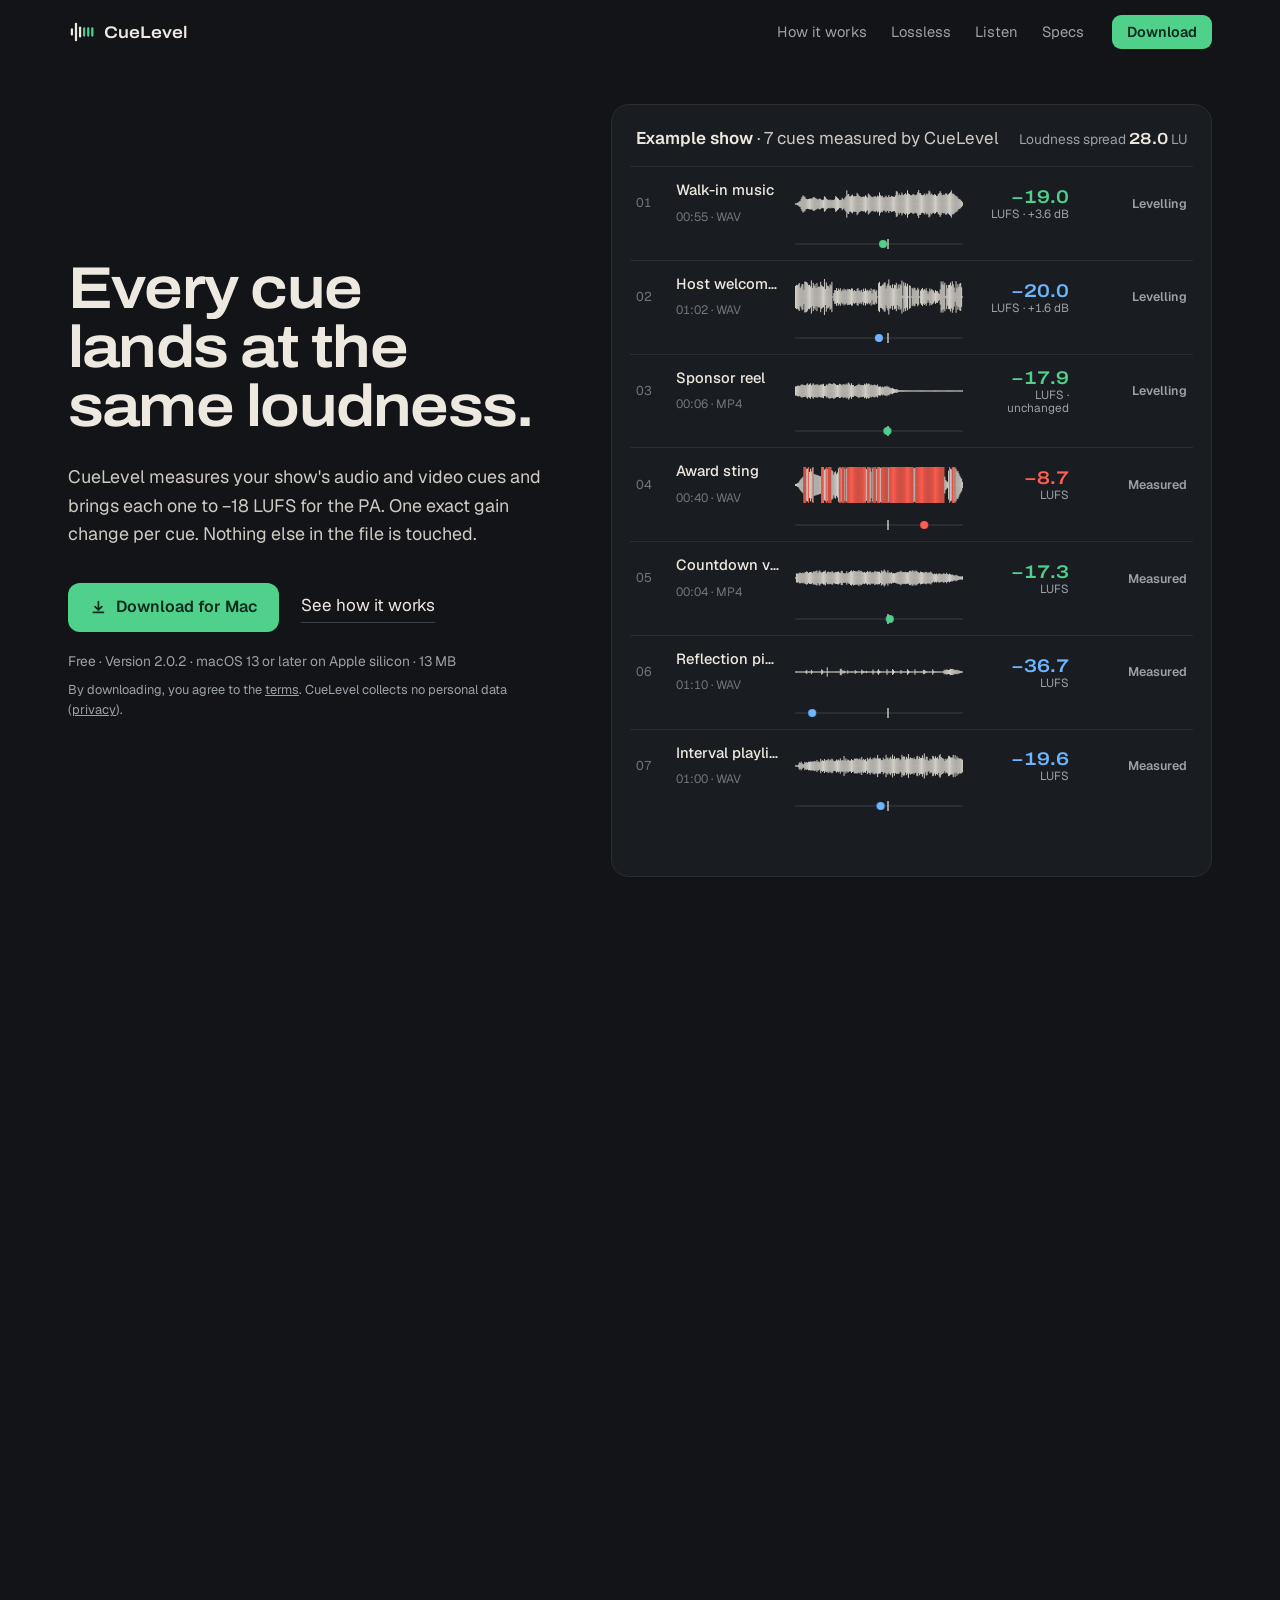
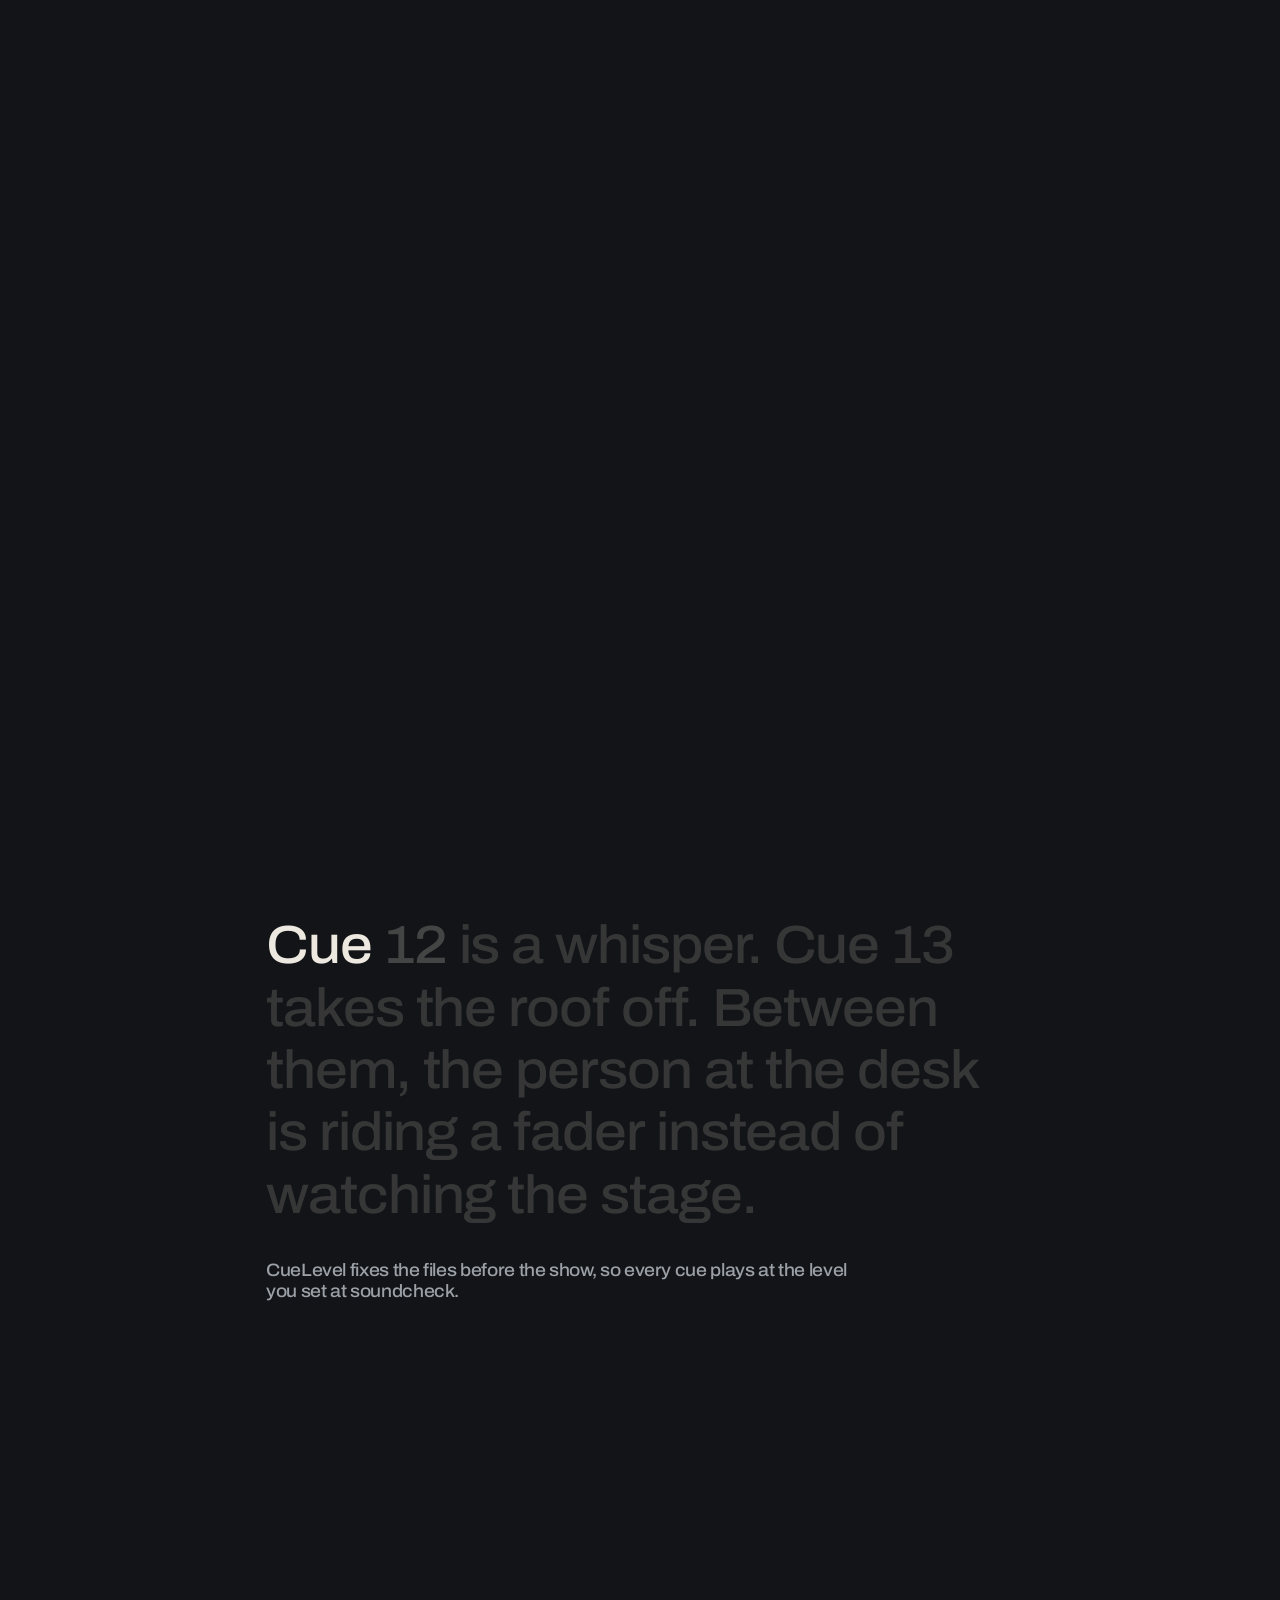
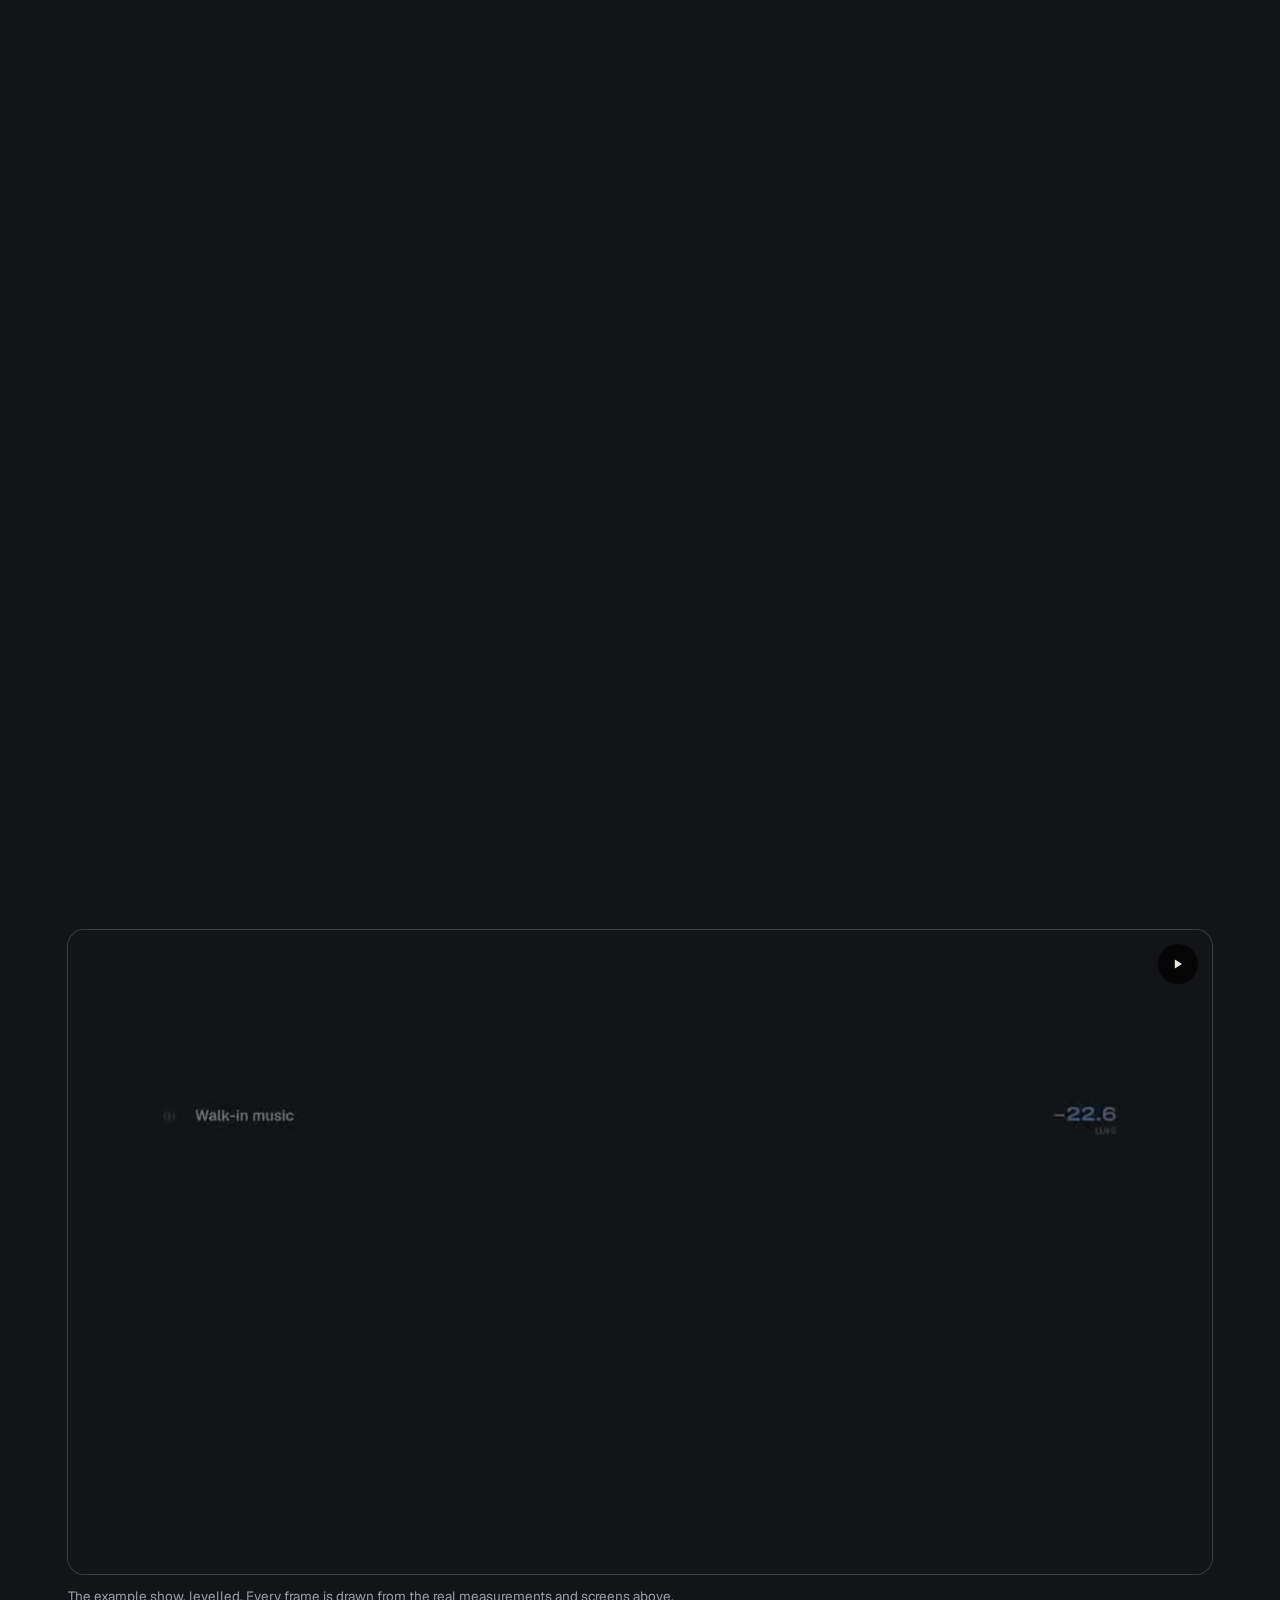
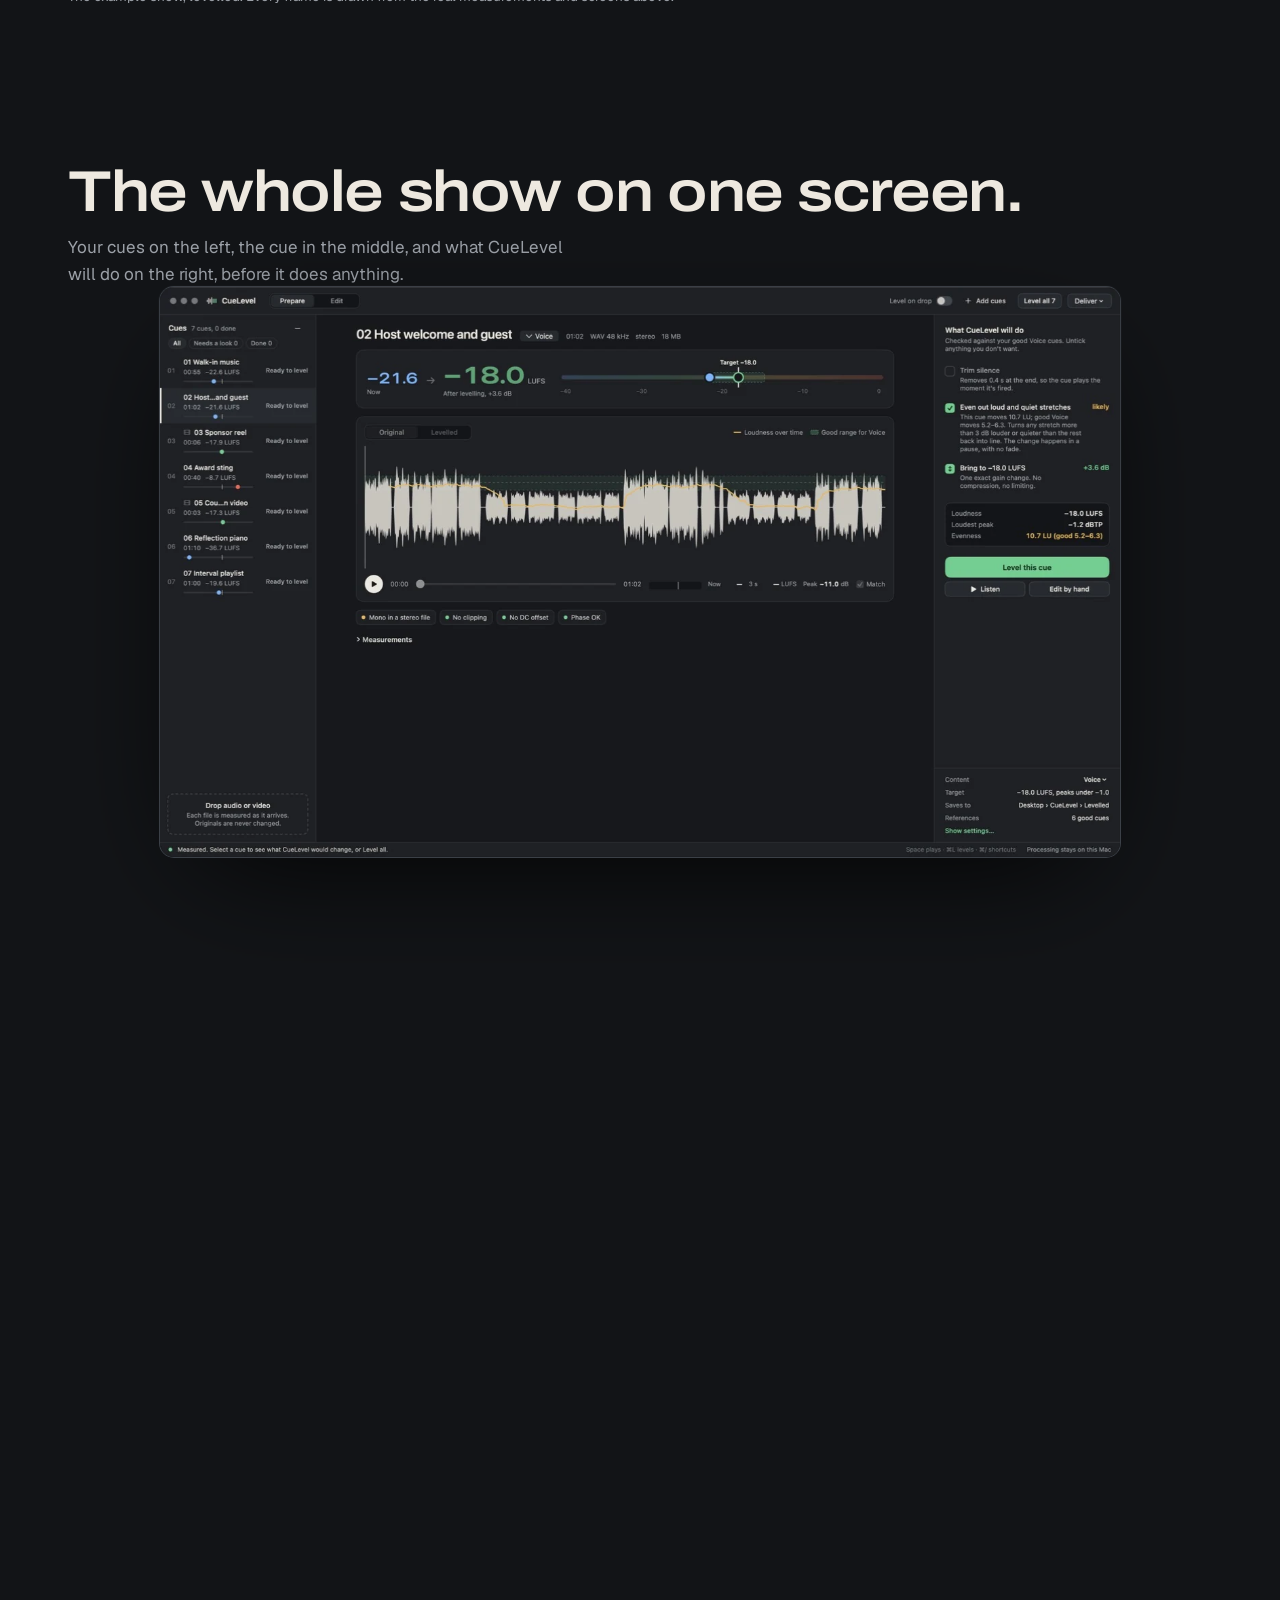
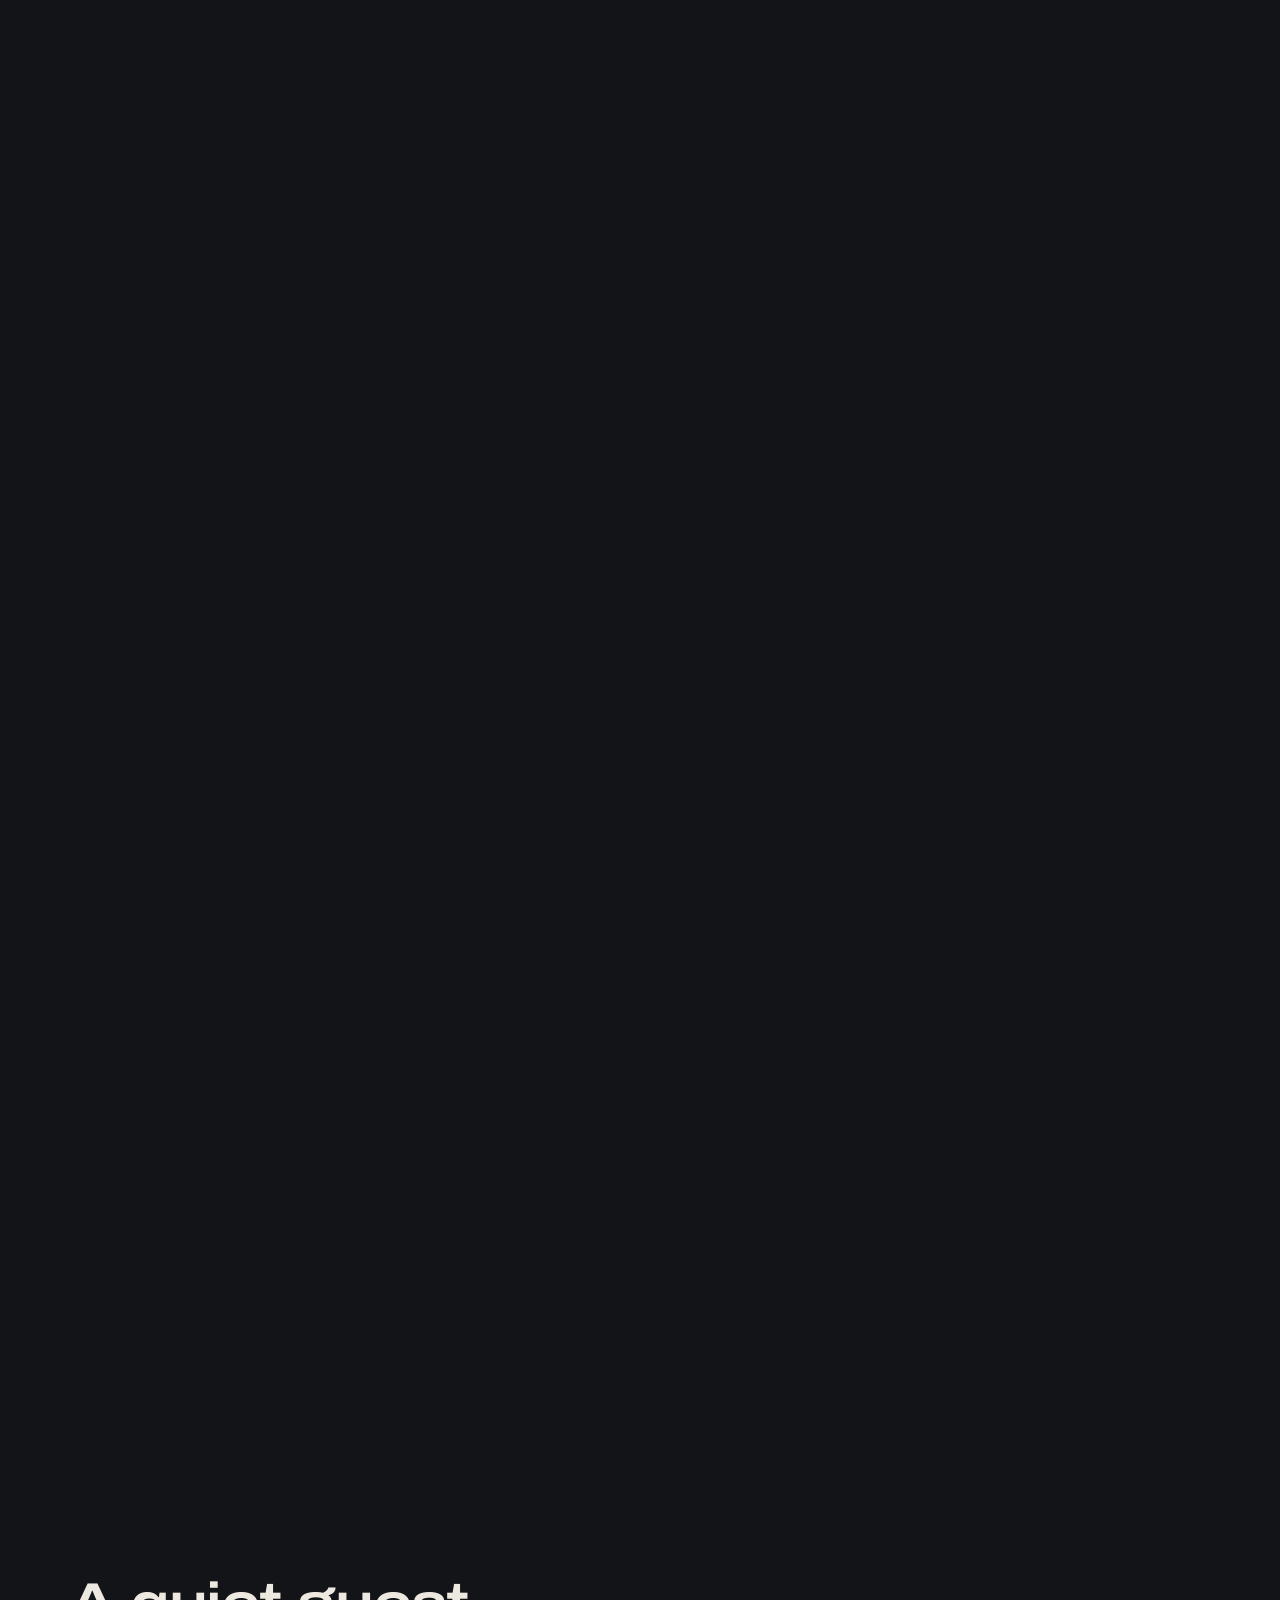
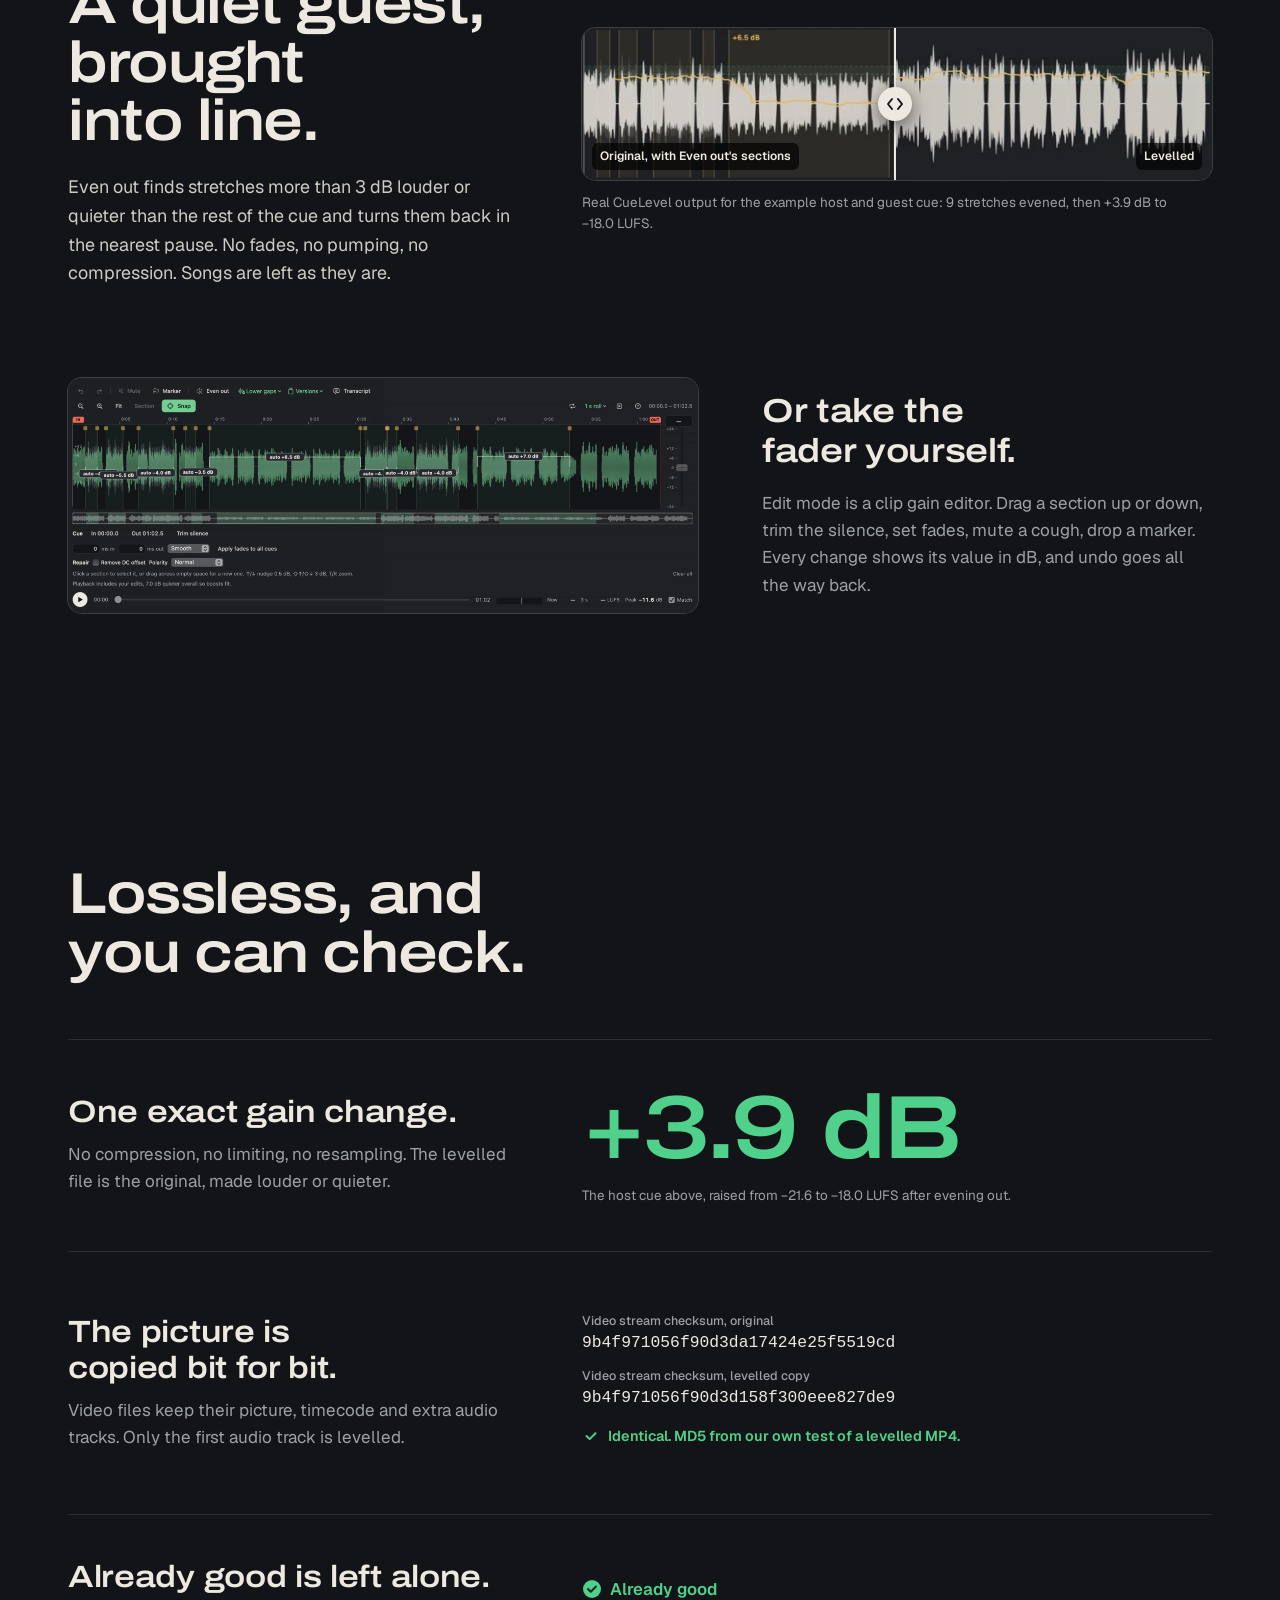
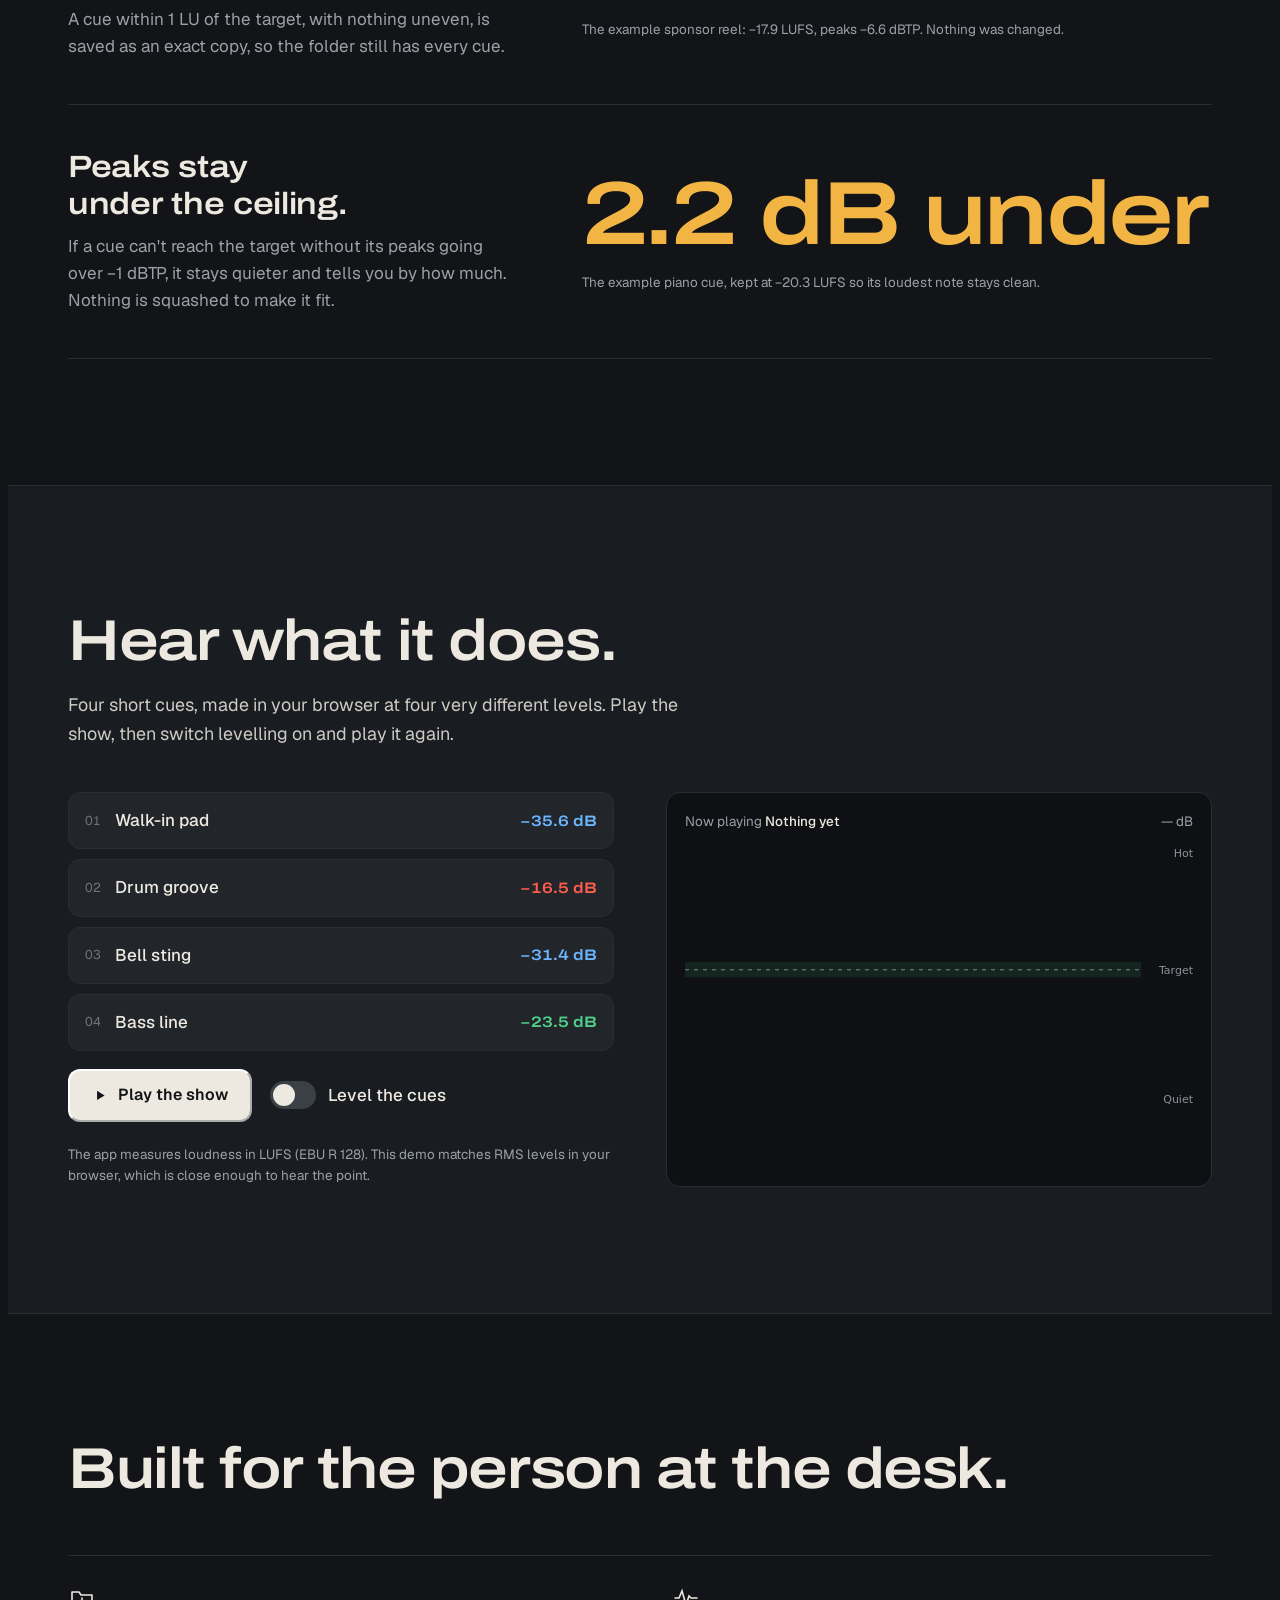
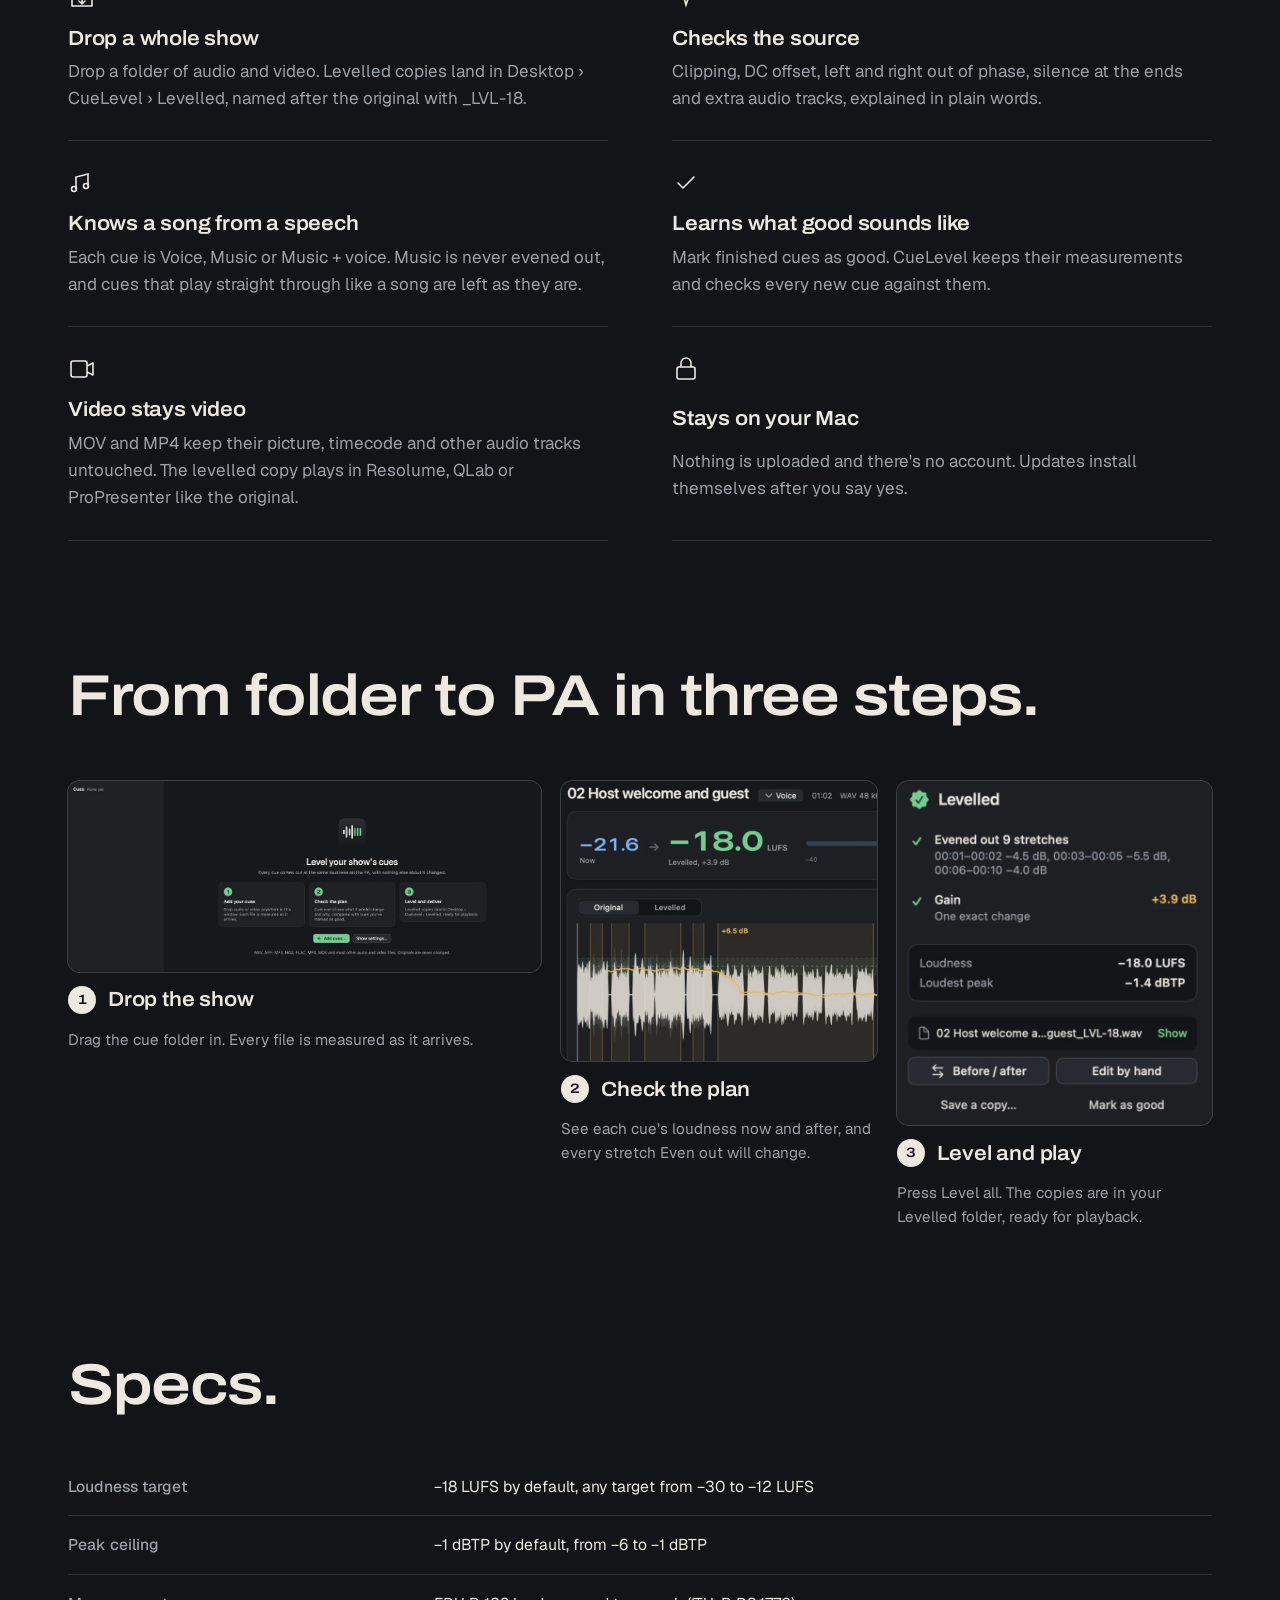
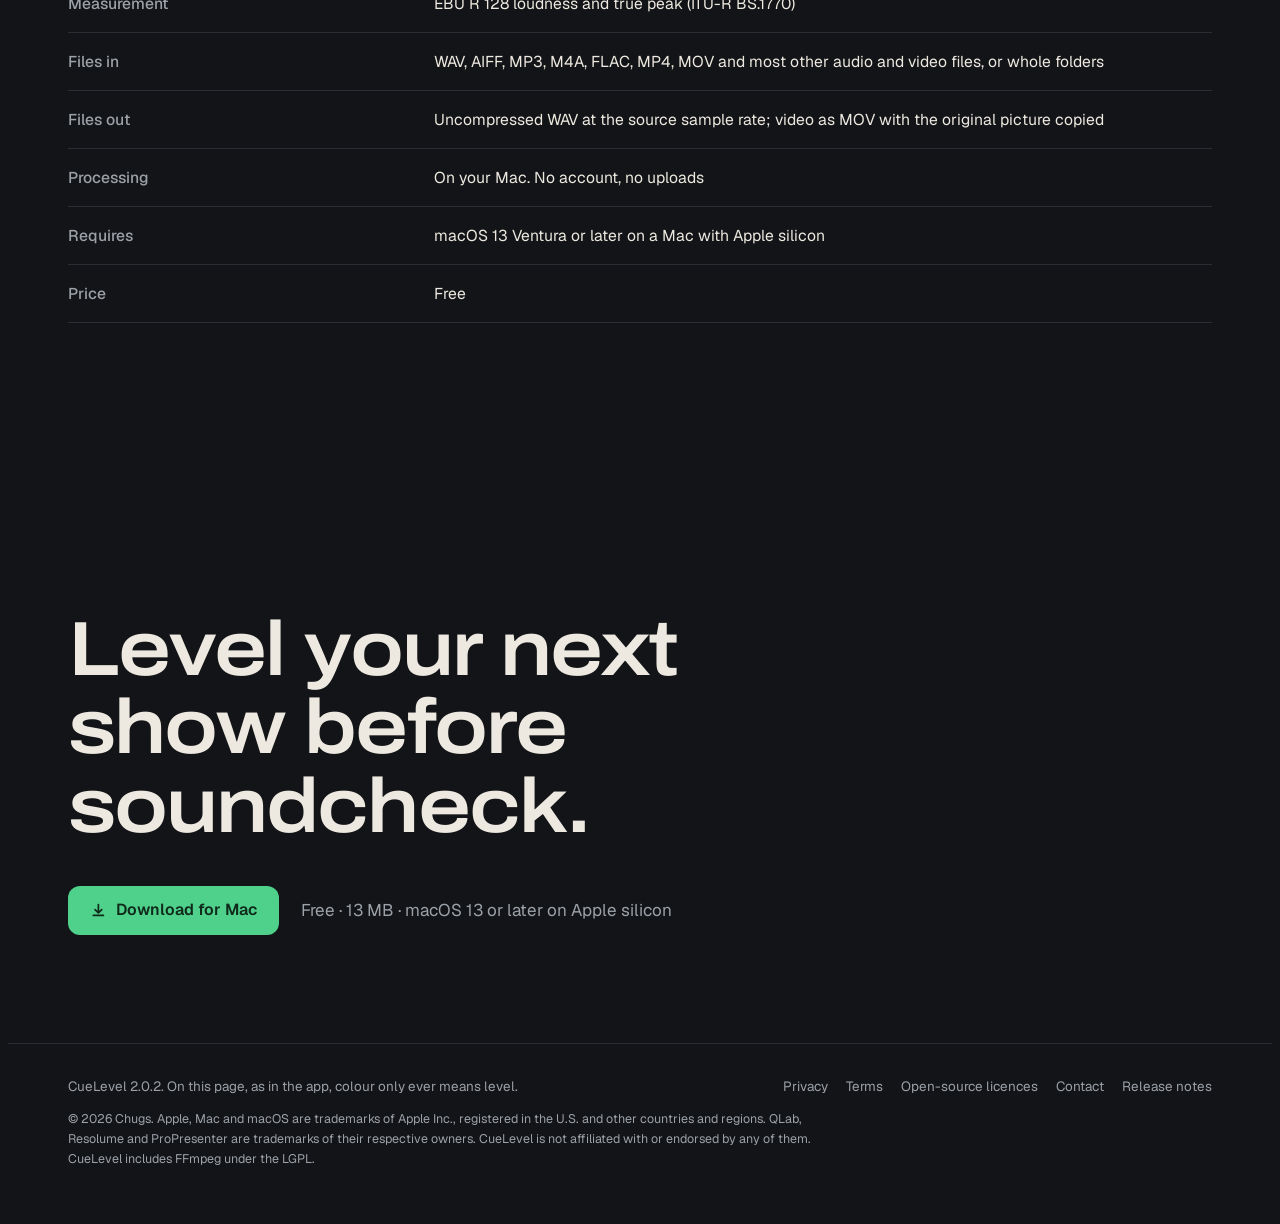
<file: docs/index.html>
<!doctype html>
<html lang="en">
<head>
<meta charset="utf-8">
<meta name="viewport" content="width=device-width, initial-scale=1">
<meta name="theme-color" content="#121417">
<link rel="icon" type="image/png" sizes="32x32" href="favicon-32.png">
<link rel="apple-touch-icon" href="apple-touch-icon.png">
<link rel="canonical" href="https://cuelevel.com/">
<meta property="og:type" content="website">
<meta property="og:site_name" content="CueLevel">
<meta property="og:title" content="CueLevel for Mac">
<meta property="og:description" content="Every cue in your show at one loudness for the PA. Lossless, on your Mac.">
<meta property="og:url" content="https://cuelevel.com/">
<meta property="og:image" content="https://cuelevel.com/og.png">
<meta property="og:image:width" content="1200">
<meta property="og:image:height" content="630">
<meta name="twitter:card" content="summary_large_image">
<title>CueLevel for Mac</title>
<meta name="description" content="CueLevel levels a show's audio and video cues to one loudness for the PA, losslessly, on your Mac.">
<link rel="preload" href="fonts/archivo.woff" as="font" type="font/woff" crossorigin>
<style>
@font-face{font-family:"Archivo";src:url(fonts/archivo.woff) format("woff");font-weight:100 900;font-stretch:62% 125%;font-display:swap}
@font-face{font-family:"Geist";src:url(fonts/geist.woff) format("woff");font-weight:100 900;font-display:swap}
</style>
<style>
/* Layout concept: one long graphite stage. The page behaves like CueLevel's own meter: colour only ever means level
   (blue quiet, green on target, amber changed, red hot). Sticky scroll scenes level a real example show. */
:root{
  color-scheme: dark;
  --bg:#121417; --panel:#191C20; --raised:#22262B; --field:#0E1013;
  --line:#2A2E34; --line2:#3B4047;
  --bone:#EEE9E0; --text:#CFCBC4; --muted:#9CA1A8; --dim:#70757C;
  --quiet:#6CB6FF; --good:#4FD18B; --changed:#F2B544; --hot:#FF5D4E; --onGood:#0F2A1B;
  --display:"Archivo","Helvetica Neue",Arial,sans-serif;
  --body:"Geist",-apple-system,BlinkMacSystemFont,"Segoe UI",system-ui,sans-serif;
  --ease-out:cubic-bezier(.22,1,.36,1); --ease-ui:cubic-bezier(.2,0,0,1);
  --gutter:clamp(16px,4vw,48px); --max:1240px;
}
*{box-sizing:border-box}
html{scroll-behavior:auto}
body{background:var(--bg);color:var(--text);font:400 17px/1.6 var(--body);-webkit-font-smoothing:antialiased;overflow-x:clip}
a{color:inherit}
img{display:block;max-width:100%;height:auto}
.wrap{max-width:var(--max);margin-inline:auto;padding-inline:var(--gutter)}
h1,h2,h3{font-family:var(--display);color:var(--bone);font-weight:600;margin:0;text-wrap:balance;font-stretch:118%}
h2{font-size:clamp(2rem,4.6vw,3.6rem);line-height:1.02;letter-spacing:-.025em}
h3{font-size:clamp(1.15rem,1.6vw,1.35rem);line-height:1.2;letter-spacing:-.01em;font-stretch:108%}
p{margin:0}
.lede{font-size:clamp(1.05rem,1.4vw,1.25rem);color:var(--text);max-width:36em}
.muted{color:var(--muted)}
.num{font-variant-numeric:tabular-nums}
:focus-visible{outline:2px solid var(--good);outline-offset:3px;border-radius:6px}

/* Buttons */
.btn{display:inline-flex;align-items:center;gap:.6em;font:600 1rem/1 var(--body);text-decoration:none;border-radius:12px;padding:1rem 1.35rem;transition:transform .12s var(--ease-ui),background .2s var(--ease-ui)}
.btn-primary{background:var(--good);color:var(--onGood)}
.btn-primary:hover{background:#63DB9A}
.btn-primary:active{transform:scale(.97)}
.btn svg{width:1.05em;height:1.05em}
.link{color:var(--bone);text-decoration:none;border-bottom:1px solid var(--line2);padding-bottom:2px;transition:border-color .2s}
.link:hover{border-color:var(--bone)}

/* Nav */
.nav{position:fixed;inset:0 0 auto 0;z-index:50;padding-top:env(safe-area-inset-top,0px);transition:background .3s,border-color .3s;border-bottom:1px solid transparent}
.nav.solid{background:color-mix(in srgb,var(--bg) 82%,transparent);backdrop-filter:blur(14px);-webkit-backdrop-filter:blur(14px);border-color:var(--line)}
.nav .wrap{display:flex;align-items:center;gap:28px;height:64px}
.brand{display:flex;align-items:center;gap:10px;text-decoration:none;color:var(--bone);font:600 1.05rem var(--display);font-stretch:112%}
.brand svg{width:26px;height:26px}
.nav nav{display:flex;gap:24px;margin-left:auto;font-size:.92rem}
.nav nav a{text-decoration:none;color:var(--muted);transition:color .2s}
.nav nav a:hover{color:var(--bone)}
.nav .btn{padding:.6rem .95rem;font-size:.9rem;border-radius:9px}
@media (max-width:820px){.nav nav{display:none}.nav .btn{margin-left:auto}}

/* Hero (sticky levelling scene) */
.hero{position:relative;height:250vh}
.hero .stage{position:sticky;top:0;min-height:100svh;display:grid;align-items:center;padding-block:96px 40px}
.hero-grid{display:grid;grid-template-columns:minmax(0,5.4fr) minmax(0,6.6fr);gap:clamp(28px,4vw,64px);align-items:center}
.hero-copy{container-type:inline-size;min-width:0}
.hero h1{font-size:clamp(2.2rem,4.7vw,4.7rem);font-size:min(4.7rem,12cqi);line-height:.96;letter-spacing:-.03em;font-stretch:112%;font-weight:640}
.hero h1 .line{display:block;overflow:hidden;padding-bottom:.04em;white-space:nowrap}
.hero h1 .line>span{display:block}
.hero .lede{margin-top:26px}
.cta-row{display:flex;flex-wrap:wrap;align-items:center;gap:22px;margin-top:34px}
.meta{margin-top:18px;font-size:.86rem;color:var(--muted)}
.show{background:var(--panel);border:1px solid var(--line);border-radius:18px;padding:18px 18px 12px;min-width:0}
.show-head{display:flex;flex-wrap:wrap;align-items:baseline;justify-content:space-between;gap:6px 18px;padding:2px 6px 14px;border-bottom:1px solid var(--line)}
.show-head b{color:var(--bone);font-weight:600}
.spread{font-size:.86rem;color:var(--muted)}
.spread .v{font:600 1rem var(--display);font-stretch:118%;color:var(--bone)}
.cues{list-style:none;margin:0;padding:0}
.cue{display:grid;grid-template-columns:26px minmax(0,1.25fr) minmax(0,2fr) 92px 104px;align-items:center;gap:14px;padding:11px 6px;border-bottom:1px solid var(--line)}
.cue:last-child{border-bottom:0}
.cue .n{color:var(--dim);font-size:.8rem}
.cue .nm{min-width:0}
.cue .nm b{display:block;color:var(--bone);font-weight:500;font-size:.92rem;white-space:nowrap;overflow:hidden;text-overflow:ellipsis}
.cue .nm span{font-size:.76rem;color:var(--dim)}
.cue canvas{width:100%;height:38px;display:block}
.read{text-align:right;line-height:1.1}
.read b{font:600 1.15rem var(--display);font-stretch:118%;color:var(--bone);font-variant-numeric:tabular-nums}
.read .d{display:block;font-size:.74rem;color:var(--muted);font-variant-numeric:tabular-nums}
.track{grid-column:3;grid-row:2;position:relative;height:10px;margin-top:-4px}
.track::before{content:"";position:absolute;inset:4px 0;border-radius:2px;background:var(--line)}
.track .tgt{position:absolute;top:0;bottom:0;width:2px;background:var(--bone);opacity:.6;left:55%}
.track .dot{position:absolute;top:1px;left:0;width:8px;height:8px;border-radius:50%;background:var(--quiet);will-change:transform}
.state{font-size:.78rem;font-weight:600;text-align:right;color:var(--muted);white-space:nowrap}
.state.good{color:var(--good)} .state.changed{color:var(--changed)}
.hint{display:flex;align-items:center;gap:10px;margin-top:16px;font-size:.84rem;color:var(--muted);transition:opacity .4s}
.hint i{display:block;width:1px;height:26px;background:linear-gradient(var(--muted),transparent)}
@media (max-width:980px){
  .hero{height:auto}
  .hero .stage{position:relative;min-height:0;padding-block:110px 56px}
  .hero-grid{grid-template-columns:1fr}
  .hint{display:none}
}
@media (max-width:560px){
  .cue{grid-template-columns:22px minmax(0,1fr) 86px;gap:10px}
  .cue canvas{grid-column:2 / 4;grid-row:2}
  .cue .state{display:none}
  .track{display:none}
}

/* Words that light up */
.words{height:200vh;position:relative}
.words .stage{position:sticky;top:0;min-height:100svh;display:grid;align-items:center}
.words p{font:500 clamp(1.8rem,4.2vw,3.5rem)/1.16 var(--display);font-stretch:108%;letter-spacing:-.02em;color:var(--bone);max-width:22ch}
.words .w{opacity:.16;transition:opacity .25s linear}
.words .follow{margin-top:34px;font-size:clamp(1.05rem,1.4vw,1.25rem);color:var(--muted);max-width:34em}

/* App reveal */
.app{height:330vh;position:relative}
.app .stage{position:sticky;top:0;height:100svh;display:grid;grid-template-rows:auto 1fr auto;align-content:center;gap:18px;padding-block:84px 28px;overflow:hidden}
.app-head{display:flex;flex-wrap:wrap;justify-content:space-between;align-items:end;gap:12px 40px}
.app-head p{max-width:30em;color:var(--muted)}
.screen-wrap{perspective:1600px;display:grid;place-items:center;min-height:0}
.screen{position:relative;width:min(100%,calc((100svh - 330px) * 1.684));aspect-ratio:1415/840;border-radius:14px;overflow:hidden;box-shadow:0 0 0 1px var(--line2),0 40px 120px -40px #000;transform-origin:50% 0;will-change:transform}
.screen img{width:100%;height:100%}
.screen svg{position:absolute;inset:0;width:100%;height:100%}
.callouts{position:relative;min-height:5.6em;width:100%}
.app .stage>.wrap{width:100%}
.callout{position:absolute;inset:0 auto auto 0;width:min(100%,44em);display:grid;grid-template-columns:auto 1fr;gap:4px 14px;opacity:0;transform:translateY(10px);filter:blur(6px);transition:opacity .35s var(--ease-out),transform .45s var(--ease-out),filter .35s}
.callout.on{opacity:1;transform:none;filter:none}
.callout .k{grid-row:span 2;font:600 .8rem var(--display);font-stretch:118%;color:var(--bg);background:var(--bone);border-radius:50%;width:26px;height:26px;display:grid;place-items:center;margin-top:3px}
.callout h3{font-size:1.25rem}
.callout p{color:var(--muted);font-size:.98rem}
@media (max-width:980px){
  .app{height:auto}
  .app .stage{position:relative;height:auto;padding-block:72px}
  .screen{width:100%;transform:none!important}
  .screen svg{display:none}
  .callouts{min-height:0;display:grid;gap:22px}
  .callout{position:relative;opacity:1;transform:none;filter:none}
}

/* Even out */
.section{padding-block:clamp(96px,14vh,160px)}
.split{display:grid;grid-template-columns:minmax(0,5fr) minmax(0,7fr);gap:clamp(28px,5vw,80px);align-items:center}
.split .copy{display:grid;gap:22px}
.compare{position:relative;border-radius:14px;overflow:hidden;box-shadow:0 0 0 1px var(--line2);background:var(--panel);aspect-ratio:772/186;touch-action:pan-y}
.compare img{position:absolute;inset:0;width:100%;height:100%;object-fit:cover}
.compare .after{clip-path:inset(0 0 0 var(--cut,50%))}
.compare .bar{position:absolute;top:0;bottom:0;left:var(--cut,50%);width:2px;background:var(--bone);transform:translateX(-1px)}
.compare .bar::after{content:"";position:absolute;top:50%;left:50%;width:34px;height:34px;margin:-17px 0 0 -17px;border-radius:50%;background:var(--bone);box-shadow:0 6px 18px #0008}
.compare .bar svg{position:absolute;top:50%;left:50%;width:18px;height:18px;margin:-9px 0 0 -9px;z-index:1;color:var(--bg)}
.compare input{position:absolute;inset:0;width:100%;height:100%;opacity:0;cursor:ew-resize;margin:0}
.compare .tag{position:absolute;bottom:10px;font-size:.75rem;font-weight:600;padding:4px 8px;border-radius:6px;background:#000a;color:var(--bone)}
.compare .tag.l{left:10px}.compare .tag.r{right:10px}
.cap{margin-top:12px;font-size:.84rem;color:var(--muted)}
.editor{margin-top:clamp(64px,10vh,110px);display:grid;grid-template-columns:minmax(0,7fr) minmax(0,5fr);gap:clamp(28px,5vw,80px);align-items:center}
.editor figure{margin:0;border-radius:14px;overflow:hidden;box-shadow:0 0 0 1px var(--line2)}
.editor figure img{width:100%}
@media (max-width:900px){.split,.editor{grid-template-columns:1fr}.editor figure{order:2}}

/* Proof rows */
.rows{margin-top:56px;border-top:1px solid var(--line)}
.row{display:grid;grid-template-columns:minmax(0,5fr) minmax(0,7fr);gap:clamp(24px,5vw,80px);padding-block:44px;border-bottom:1px solid var(--line);align-items:center}
.row h3{font-size:clamp(1.4rem,2.4vw,2rem);font-stretch:116%}
.row .why{margin-top:10px;color:var(--muted);max-width:30em}
.big{font:600 clamp(3rem,7vw,6rem)/1 var(--display);font-stretch:124%;letter-spacing:-.03em;color:var(--good);font-variant-numeric:tabular-nums}
.hash{font:500 clamp(.8rem,1.35vw,1.02rem)/1.5 ui-monospace,"SF Mono",Menlo,monospace;color:var(--bone);word-break:break-all}
.hash dt{font:500 .78rem var(--body);color:var(--muted);margin-top:12px}
.hash dt:first-child{margin-top:0}
.hash dd{margin:2px 0 0}
.hash .match{display:inline-flex;align-items:center;gap:8px;margin-top:16px;font:600 .9rem var(--body);color:var(--good)}
.pill{display:inline-flex;align-items:center;gap:8px;font:600 1.05rem var(--body);color:var(--good)}
.pill svg{width:20px;height:20px}
@media (max-width:860px){.row{grid-template-columns:1fr}}

/* Listen */
.listen{background:var(--panel);border-block:1px solid var(--line)}
.player{margin-top:44px;display:grid;grid-template-columns:minmax(0,1fr) minmax(0,1fr);gap:clamp(20px,4vw,56px);align-items:stretch}
.deck{display:grid;gap:10px;align-content:start}
.track-chip{display:grid;grid-template-columns:auto 1fr auto;align-items:center;gap:14px;padding:14px 16px;border-radius:12px;background:var(--raised);border:1px solid var(--line);transition:border-color .2s,background .2s}
.track-chip.now{border-color:var(--bone)}
.track-chip .ix{font-size:.8rem;color:var(--dim);font-variant-numeric:tabular-nums}
.track-chip b{color:var(--bone);font-weight:500}
.track-chip .lv{font:600 .95rem var(--display);font-stretch:118%;font-variant-numeric:tabular-nums}
.controls{display:flex;flex-wrap:wrap;gap:18px;align-items:center;margin-top:8px}
.btn-ghost{background:var(--bone);color:var(--bg)}
.btn-ghost:hover{background:#fff}
.switch{display:inline-flex;align-items:center;gap:12px;cursor:pointer;font-weight:500;color:var(--bone);user-select:none}
.switch input{position:absolute;opacity:0;width:1px;height:1px}
.switch .t{width:46px;height:28px;border-radius:999px;background:var(--line2);position:relative;transition:background .2s}
.switch .t::after{content:"";position:absolute;top:3px;left:3px;width:22px;height:22px;border-radius:50%;background:var(--bone);transition:transform .25s var(--ease-out)}
.switch input:checked+.t{background:var(--good)}
.switch input:checked+.t::after{transform:translateX(18px);background:var(--onGood)}
.switch input:focus-visible+.t{outline:2px solid var(--good);outline-offset:3px}
.scope{background:var(--field);border:1px solid var(--line);border-radius:14px;padding:18px;display:grid;grid-template-rows:auto auto;gap:12px;align-content:start}
.scope .plot{position:relative;height:clamp(180px,26vw,260px)}
.scope canvas{position:absolute;inset:0;width:100%;height:100%;display:block}
.scope .lbl{display:flex;justify-content:space-between;font-size:.84rem;color:var(--muted)}
.scope .lbl b{color:var(--bone);font-weight:500}
@media (max-width:860px){.player{grid-template-columns:1fr}}

/* Features */
.feats{margin-top:56px;display:grid;grid-template-columns:repeat(2,minmax(0,1fr));column-gap:clamp(28px,5vw,80px);border-top:1px solid var(--line)}
.feat{padding:28px 0;border-bottom:1px solid var(--line);display:grid;gap:8px}
.feat p{color:var(--muted);max-width:32em}
.feat .ic{width:28px;height:28px;color:var(--bone);margin-bottom:6px}
@media (max-width:760px){.feats{grid-template-columns:1fr}}

/* Steps */
.steps{margin-top:56px;display:grid;grid-template-columns:1.5fr 1fr 1fr;gap:20px;align-items:start}
.step{display:grid;gap:14px}
.step figure{margin:0;border-radius:12px;overflow:hidden;box-shadow:0 0 0 1px var(--line2);background:var(--panel)}
.step .k{font:600 .85rem var(--display);font-stretch:118%;color:var(--bg);background:var(--bone);width:28px;height:28px;border-radius:50%;display:grid;place-items:center}
.step h3{display:flex;gap:12px;align-items:center}
.step p{color:var(--muted);font-size:.95rem}
@media (max-width:900px){.steps{grid-template-columns:1fr}.step figure{max-width:420px}}

/* Specs */
.specs{margin-top:44px;width:100%;border-collapse:collapse;font-size:.98rem}
.specs th,.specs td{text-align:left;padding:16px 0;border-bottom:1px solid var(--line);vertical-align:top}
.specs th{width:32%;color:var(--muted);font-weight:500;padding-right:24px}
.specs td{color:var(--bone)}
.table-wrap{overflow-x:auto}

/* Close */
.close{text-align:left;padding-block:clamp(120px,18vh,200px) clamp(80px,12vh,120px)}
.close h2{font-size:clamp(2.4rem,6vw,5rem);max-width:13ch}
.close .cta-row{margin-top:40px}
footer{border-top:1px solid var(--line);padding-block:32px 48px;font-size:.84rem;color:var(--muted)}
footer .wrap{display:flex;flex-wrap:wrap;gap:12px 28px;justify-content:space-between}
footer .legal{display:flex;flex-wrap:wrap;gap:6px 18px}footer .legal a{color:var(--muted);text-decoration:none}footer .legal a:hover{color:var(--bone)}
footer .tm{flex-basis:100%;max-width:60em;font-size:.78rem;color:var(--muted)}
.agree{margin-top:8px;font-size:.8rem;color:var(--muted)}.agree a{color:var(--muted)}


/* Film */
.film-sec{padding-block:clamp(40px,8vh,96px)}
.film{position:relative;margin:0}
.film video{width:100%;height:auto;border-radius:16px;box-shadow:0 0 0 1px var(--line2);background:var(--panel);display:block}
.film figcaption{margin-top:12px;font-size:.84rem;color:var(--muted)}
.film-btn{position:absolute;right:14px;top:14px;width:40px;height:40px;border-radius:50%;border:0;background:#000a;color:var(--bone);display:grid;place-items:center;cursor:pointer}
.film-btn svg{width:16px;height:16px}

/* Reveal on enter (JS adds .pre, then .in) */
.pre .rv{opacity:0;transform:translateY(16px)}
.rv{transition:opacity .6s var(--ease-out),transform .8s var(--ease-out)}
.pre .rv.in{opacity:1;transform:none}
.pre .mask>span{transform:translateY(105%)}
.mask>span{transition:transform .95s var(--ease-out)}
.pre .mask.in>span{transform:none}

@media (prefers-reduced-motion:reduce){
  .hero,.words,.app{height:auto}
  .hero .stage,.words .stage,.app .stage{position:relative;min-height:0;height:auto;padding-block:110px 64px}
  .words .w{opacity:1}
  .screen{transform:none!important}
  .screen svg{display:none}
  .callouts{min-height:0;display:grid;gap:22px}
  .callout{position:relative;opacity:1;transform:none;filter:none}
  .pre .rv,.pre .mask>span{opacity:1;transform:none}
  .hint{display:none}
  *{transition:none!important}
}
</style>
</head>
<body>
<header class="nav" id="nav">
  <div class="wrap">
    <a class="brand" href="#top" aria-label="CueLevel home">
      <svg viewBox="0 0 28 28" aria-hidden="true"><rect x="3" y="10" width="2.4" height="8" rx="1.2" fill="#EEE9E0"/><rect x="7.4" y="4" width="2.4" height="20" rx="1.2" fill="#EEE9E0"/><rect x="11.8" y="8" width="2.4" height="12" rx="1.2" fill="#EEE9E0"/><rect x="16.2" y="9" width="2.4" height="10" rx="1.2" fill="#4FD18B"/><rect x="20.6" y="9" width="2.4" height="10" rx="1.2" fill="#4FD18B"/><rect x="25" y="9" width="2.4" height="10" rx="1.2" fill="#4FD18B"/></svg>
      CueLevel
    </a>
    <nav aria-label="Sections"><a href="#how">How it works</a><a href="#lossless">Lossless</a><a href="#listen">Listen</a><a href="#specs">Specs</a></nav>
    <a class="btn btn-primary" href="https://github.com/chugs024/cuelevel-updates/releases/download/v2.0.2/CueLevel-2.0.2.dmg" data-dl download rel="noopener">Download</a>
  </div>
</header>

<main id="top">
  <section class="hero" id="hero" aria-label="CueLevel">
    <div class="stage">
      <div class="wrap hero-grid">
        <div class="hero-copy">
          <h1><span class="line mask"><span>Every cue</span></span><span class="line mask"><span>lands at the</span></span><span class="line mask"><span>same loudness.</span></span></h1>
          <p class="lede rv">CueLevel measures your show's audio and video cues and brings each one to −18&nbsp;LUFS for the PA. One exact gain change per cue. Nothing else in the file is touched.</p>
          <div class="cta-row rv">
            <a class="btn btn-primary" href="https://github.com/chugs024/cuelevel-updates/releases/download/v2.0.2/CueLevel-2.0.2.dmg" data-dl download rel="noopener">
              <svg viewBox="0 0 20 20" fill="none" aria-hidden="true"><path d="M10 3v10m0 0 4-4m-4 4-4-4M4 16h12" stroke="currentColor" stroke-width="2" stroke-linecap="round" stroke-linejoin="round"/></svg>
              Download for Mac</a>
            <a class="link" href="#how">See how it works</a>
          </div>
          <p class="meta rv">Free · Version <span data-ver>2.0.2</span> · macOS 13 or later on Apple silicon · <span data-size>13 MB</span></p>
          <p class="agree rv">By downloading, you agree to the <a href="terms.html">terms</a>. CueLevel collects no personal data (<a href="privacy.html">privacy</a>).</p>
        </div>
        <div class="show rv" aria-label="An example show of seven cues, before and after levelling">
          <div class="show-head"><span><b>Example show</b> · 7 cues measured by CueLevel</span><span class="spread">Loudness spread <span class="v num" id="spread">28.0</span> LU</span></div>
          <ol class="cues" id="cues"></ol>
          <div class="hint" id="hint"><i></i>Scroll to level the show</div>
        </div>
      </div>
    </div>
  </section>

  <section class="words" id="problem" aria-label="The problem">
    <div class="stage"><div class="wrap">
      <p id="manifesto">Cue 12 is a whisper. Cue 13 takes the roof off. Between them, the person at the desk is riding a fader instead of watching the stage.</p>
      <p class="follow rv">CueLevel fixes the files before the show, so every cue plays at the level you set at soundcheck.</p>
    </div></div>
  </section>


  <section class="film-sec" id="film" aria-label="The 16-second film">
    <div class="wrap">
      <figure class="film rv">
        <video id="filmVid" muted playsinline loop preload="metadata" poster="film/poster.webp" width="1280" height="720">
          <source src="film/cuelevel-film-web.webm" type="video/webm">
          <source src="film/cuelevel-film-web.mp4" type="video/mp4">
        </video>
        <button class="film-btn" id="filmBtn" type="button" aria-label="Pause the film"><svg viewBox="0 0 20 20" aria-hidden="true"><path id="filmIcon" d="M6 4h3v12H6zM11 4h3v12h-3z" fill="currentColor"/></svg></button>
        <figcaption>The example show, levelled. Every frame is drawn from the real measurements and screens above.</figcaption>
      </figure>
    </div>
  </section>
  <section class="app" id="how" aria-label="How it works">
    <div class="stage">
      <div class="wrap app-head">
        <h2 class="rv">The whole show on one&nbsp;screen.</h2>
        <p class="rv">Your cues on the left, the cue in the middle, and what CueLevel will do on the right, before it does anything.</p>
      </div>
      <div class="wrap screen-wrap">
        <div class="screen" id="screen">
          <img src="shots/plan-host.webp" width="1415" height="840" alt="CueLevel showing seven example cues, the host cue's loudness readout at −21.6 going to −18.0 LUFS, its waveform, and the plan: even out loud and quiet stretches, then bring to −18 LUFS.">
          <svg viewBox="0 0 1415 840" preserveAspectRatio="none" aria-hidden="true">
            <defs><mask id="hole"><rect width="1415" height="840" fill="#fff"/><rect id="holeRect" x="0" y="0" width="1415" height="840" rx="14" fill="#000"/></mask></defs>
            <rect width="1415" height="840" fill="#0B0C0E" fill-opacity=".62" mask="url(#hole)"/>
            <rect id="ring" x="0" y="0" width="1415" height="840" rx="14" fill="none" stroke="#EEE9E0" stroke-width="2.5" vector-effect="non-scaling-stroke" opacity="0"/>
          </svg>
        </div>
      </div>
      <div class="wrap callouts" id="callouts">
        <div class="callout"><span class="k">1</span><h3>Your show, measured on arrival</h3><p>Drop audio or video in. Each cue shows its length, its loudness and a dot on the ruler, coloured by level.</p></div>
        <div class="callout"><span class="k">2</span><h3>Where it is, and where it lands</h3><p>The readout shows the cue now and after levelling, against your −18 LUFS target and the range your good cues sit in.</p></div>
        <div class="callout"><span class="k">3</span><h3>The plan, before anything changes</h3><p>Every step CueLevel will take, with the reason and a tick box to skip it. Press Level this cue and the copy lands in your Levelled folder.</p></div>
      </div>
    </div>
  </section>

  <section class="section" id="evenout" aria-label="Even out">
    <div class="wrap split">
      <div class="copy">
        <h2 class="rv">A quiet guest, brought into line.</h2>
        <p class="lede rv">Even out finds stretches more than 3&nbsp;dB louder or quieter than the rest of the cue and turns them back in the nearest pause. No fades, no pumping, no compression. Songs are left as they are.</p>
      </div>
      <div class="rv">
        <div class="compare" id="compare" style="--cut:62%">
          <img src="shots/original-edits-host-wave.webp" width="772" height="186" alt="Original: the guest's stretches sit well below the host's.">
          <img class="after" src="shots/levelled-host-wave.webp" width="772" height="186" alt="Levelled: host and guest at the same level.">
          <span class="tag l">Original, with Even out's sections</span><span class="tag r">Levelled</span>
          <div class="bar" aria-hidden="true"><svg viewBox="0 0 18 18" fill="none"><path d="M6 4 2 9l4 5M12 4l4 5-4 5" stroke="currentColor" stroke-width="2" stroke-linecap="round" stroke-linejoin="round"/></svg></div>
          <label class="sr" for="cut" style="position:absolute;width:1px;height:1px;overflow:hidden;clip:rect(0 0 0 0)">Compare original and levelled</label>
          <input id="cut" type="range" min="0" max="100" value="62" step="0.5">
        </div>
        <p class="cap">Real CueLevel output for the example host and guest cue: 9 stretches evened, then +3.9&nbsp;dB to −18.0&nbsp;LUFS.</p>
      </div>
    </div>
    <div class="wrap editor">
      <figure class="rv"><picture><source media="(max-width: 700px)" srcset="shots/edit-host-m.webp" width="1240" height="560"><img src="shots/edit-host.webp" width="2470" height="923" loading="lazy" alt="CueLevel's Edit mode: a zoomable waveform with Even out's sections labelled +6.5 dB, −4.0 dB and +7.0 dB, a fader, and trim and fade controls."></picture></figure>
      <div class="copy" style="display:grid;gap:18px">
        <h3 class="rv" style="font-size:clamp(1.6rem,2.6vw,2.2rem);font-stretch:118%">Or take the fader yourself.</h3>
        <p class="rv muted">Edit mode is a clip gain editor. Drag a section up or down, trim the silence, set fades, mute a cough, drop a marker. Every change shows its value in dB, and undo goes all the way back.</p>
      </div>
    </div>
  </section>

  <section class="section" id="lossless" aria-label="Lossless">
    <div class="wrap">
      <h2 class="rv" style="max-width:15ch">Lossless, and you can check.</h2>
      <div class="rows">
        <div class="row rv">
          <div><h3>One exact gain change.</h3><p class="why">No compression, no limiting, no resampling. The levelled file is the original, made louder or quieter.</p></div>
          <div><div class="big" data-count="3.9" data-prefix="+" data-suffix=" dB">+3.9 dB</div><p class="cap">The host cue above, raised from −21.6 to −18.0 LUFS after evening out.</p></div>
        </div>
        <div class="row rv">
          <div><h3>The picture is copied bit for bit.</h3><p class="why">Video files keep their picture, timecode and extra audio tracks. Only the first audio track is levelled.</p></div>
          <dl class="hash" id="hash"><dt>Video stream checksum, original</dt><dd data-hash="9b4f971056f90d3da174246fe98b23e1">9b4f971056f90d3da174246fe98b23e1</dd><dt>Video stream checksum, levelled copy</dt><dd data-hash="9b4f971056f90d3da174246fe98b23e1">9b4f971056f90d3da174246fe98b23e1</dd><dd class="match"><svg viewBox="0 0 20 20" width="18" height="18" fill="none" aria-hidden="true"><path d="m5 10 3.5 3.5L15 7" stroke="currentColor" stroke-width="2.2" stroke-linecap="round" stroke-linejoin="round"/></svg>Identical. MD5 from our own test of a levelled MP4.</dd></dl>
        </div>
        <div class="row rv">
          <div><h3>Already good is left alone.</h3><p class="why">A cue within 1 LU of the target, with nothing uneven, is saved as an exact copy, so the folder still has every cue.</p></div>
          <div><span class="pill"><svg viewBox="0 0 20 20" fill="none" aria-hidden="true"><circle cx="10" cy="10" r="9" fill="currentColor"/><path d="m6 10 2.8 2.8L14 7.5" stroke="#0F2A1B" stroke-width="2" stroke-linecap="round" stroke-linejoin="round"/></svg>Already good</span><p class="cap">The example sponsor reel: −17.9 LUFS, peaks −6.6 dBTP. Nothing was changed.</p></div>
        </div>
        <div class="row rv">
          <div><h3>Peaks stay under the ceiling.</h3><p class="why">If a cue can't reach the target without its peaks going over −1 dBTP, it stays quieter and tells you by how much. Nothing is squashed to make it fit.</p></div>
          <div><div class="big" style="color:var(--changed)" data-count="2.2" data-suffix=" dB under">2.2 dB under</div><p class="cap">The example piano cue, kept at −20.3 LUFS so its loudest note stays clean.</p></div>
        </div>
      </div>
    </div>
  </section>

  <section class="section listen" id="listen" aria-label="Listen">
    <div class="wrap">
      <h2 class="rv">Hear what it does.</h2>
      <p class="lede rv" style="margin-top:20px">Four short cues, made in your browser at four very different levels. Play the show, then switch levelling on and play it again.</p>
      <div class="player">
        <div class="deck">
          <div id="tracks" class="deck"></div>
          <div class="controls">
            <button class="btn btn-ghost" id="play" type="button"><svg viewBox="0 0 20 20" aria-hidden="true"><path d="M6 4.5v11l9-5.5z" fill="currentColor"/></svg><span>Play the show</span></button>
            <label class="switch"><input type="checkbox" id="levelOn"><span class="t" aria-hidden="true"></span>Level the cues</label>
          </div>
          <p class="cap">The app measures loudness in LUFS (EBU R&nbsp;128). This demo matches RMS levels in your browser, which is close enough to hear the point.</p>
        </div>
        <div class="scope">
          <div class="lbl"><span>Now playing <b id="nowName">Nothing yet</b></span><span class="num" id="nowLevel">— dB</span></div>
          <div class="plot"><canvas id="scope" aria-label="Live level meter for the demo"></canvas></div>
        </div>
      </div>
    </div>
  </section>

  <section class="section" id="features" aria-label="Features">
    <div class="wrap">
      <h2 class="rv">Built for the person at the desk.</h2>
      <div class="feats">
        <div class="feat rv"><svg class="ic" viewBox="0 0 28 28" fill="none" stroke="currentColor" stroke-width="1.6" stroke-linecap="round" stroke-linejoin="round" aria-hidden="true"><path d="M4 8h7l2 3h11v11H4z"/><path d="M14 14v6m-3-3 3 3 3-3"/></svg><h3>Drop a whole show</h3><p>Drop a folder of audio and video. Levelled copies land in Desktop › CueLevel › Levelled, named after the original with _LVL-18.</p></div>
        <div class="feat rv"><svg class="ic" viewBox="0 0 28 28" fill="none" stroke="currentColor" stroke-width="1.6" stroke-linecap="round" aria-hidden="true"><path d="M3 14h4l3-7 4 14 3-9 2 2h6"/></svg><h3>Checks the source</h3><p>Clipping, DC offset, left and right out of phase, silence at the ends and extra audio tracks, explained in plain words.</p></div>
        <div class="feat rv"><svg class="ic" viewBox="0 0 28 28" fill="none" stroke="currentColor" stroke-width="1.6" stroke-linecap="round" aria-hidden="true"><path d="M8 20V8l12-3v12"/><circle cx="6" cy="20" r="2.5"/><circle cx="18" cy="17" r="2.5"/></svg><h3>Knows a song from a speech</h3><p>Each cue is Voice, Music or Music + voice. Music is never evened out, and cues that play straight through like a song are left as they are.</p></div>
        <div class="feat rv"><svg class="ic" viewBox="0 0 28 28" fill="none" stroke="currentColor" stroke-width="1.6" stroke-linecap="round" stroke-linejoin="round" aria-hidden="true"><path d="m6 14 5 5 11-11"/></svg><h3>Learns what good sounds like</h3><p>Mark finished cues as good. CueLevel keeps their measurements and checks every new cue against them.</p></div>
        <div class="feat rv"><svg class="ic" viewBox="0 0 28 28" fill="none" stroke="currentColor" stroke-width="1.6" stroke-linejoin="round" aria-hidden="true"><rect x="3" y="6" width="16" height="16" rx="2"/><path d="m19 11 6-3v12l-6-3"/></svg><h3>Video stays video</h3><p>MOV and MP4 keep their picture, timecode and other audio tracks untouched. The levelled copy plays in Resolume, QLab or ProPresenter like the original.</p></div>
        <div class="feat rv"><svg class="ic" viewBox="0 0 28 28" fill="none" stroke="currentColor" stroke-width="1.6" stroke-linejoin="round" aria-hidden="true"><rect x="5" y="12" width="18" height="12" rx="2"/><path d="M9 12V8a5 5 0 0 1 10 0v4"/></svg><h3>Stays on your Mac</h3><p>Nothing is uploaded and there's no account. Updates install themselves after you say yes.</p></div>
      </div>
    </div>
  </section>

  <section class="section" id="steps" aria-label="Three steps" style="padding-top:0">
    <div class="wrap">
      <h2 class="rv">From folder to PA in three steps.</h2>
      <div class="steps">
        <div class="step rv"><figure><img src="shots/step-drop.webp" width="1141" height="459" loading="lazy" alt="CueLevel's start screen: add your cues, check the plan, level and deliver."></figure><h3><span class="k">1</span>Drop the show</h3><p>Drag the cue folder in. Every file is measured as it arrives.</p></div>
        <div class="step rv"><figure><img src="shots/step-plan.webp" width="812" height="720" loading="lazy" alt="The host cue measured at −21.6 LUFS, going to −18.0, with the stretches Even out will change marked on the waveform, one of them +6.5 dB."></figure><h3><span class="k">2</span>Check the plan</h3><p>See each cue’s loudness now and after, and every stretch Even out will change.</p></div>
        <div class="step rv"><figure><img src="shots/step-result.webp" width="670" height="730" loading="lazy" alt="The result panel: levelled, evened out 9 stretches, gain +3.9 dB, and the saved file."></figure><h3><span class="k">3</span>Level and play</h3><p>Press Level all. The copies are in your Levelled folder, ready for playback.</p></div>
      </div>
    </div>
  </section>

  <section class="section" id="specs" aria-label="Specs" style="padding-top:0">
    <div class="wrap">
      <h2 class="rv">Specs.</h2>
      <div class="table-wrap rv">
        <table class="specs">
          <tr><th scope="row">Loudness target</th><td>−18 LUFS by default, any target from −30 to −12 LUFS</td></tr>
          <tr><th scope="row">Peak ceiling</th><td>−1 dBTP by default, from −6 to −1 dBTP</td></tr>
          <tr><th scope="row">Measurement</th><td>EBU R 128 loudness and true peak (ITU-R BS.1770)</td></tr>
          <tr><th scope="row">Files in</th><td>WAV, AIFF, MP3, M4A, FLAC, MP4, MOV and most other audio and video files, or whole folders</td></tr>
          <tr><th scope="row">Files out</th><td>Uncompressed WAV at the source sample rate; video as MOV with the original picture copied</td></tr>
          <tr><th scope="row">Processing</th><td>On your Mac. No account, no uploads</td></tr>
          <tr><th scope="row">Requires</th><td>macOS 13 Ventura or later on a Mac with Apple silicon</td></tr>
          <tr><th scope="row">Price</th><td>Free</td></tr>
        </table>
      </div>
    </div>
  </section>

  <section class="close wrap" aria-label="Download">
    <h2 class="rv">Level your next show before soundcheck.</h2>
    <div class="cta-row rv">
      <a class="btn btn-primary" href="https://github.com/chugs024/cuelevel-updates/releases/download/v2.0.2/CueLevel-2.0.2.dmg" data-dl download rel="noopener"><svg viewBox="0 0 20 20" fill="none" aria-hidden="true"><path d="M10 3v10m0 0 4-4m-4 4-4-4M4 16h12" stroke="currentColor" stroke-width="2" stroke-linecap="round" stroke-linejoin="round"/></svg>Download for Mac</a>
      <span class="muted">Free · <span data-size>13 MB</span> · macOS 13 or later on Apple silicon</span>
    </div>
  </section>
</main>
<footer><div class="wrap">
  <span>CueLevel <span data-ver>2.0.2</span>. On this page, as in the app, colour only ever means level.</span>
  <nav class="legal" aria-label="Legal"><a href="privacy.html">Privacy</a><a href="terms.html">Terms</a><a href="licenses.html">Open-source licences</a><a href="mailto:hello@cuelevel.com">Contact</a><a href="https://github.com/chugs024/cuelevel-updates/releases" rel="noopener">Release notes</a></nav>
  <span class="tm">© 2026 Chugs. Apple, Mac and macOS are trademarks of Apple Inc., registered in the U.S. and other countries and regions. QLab, Resolume and ProPresenter are trademarks of their respective owners. CueLevel is not affiliated with or endorsed by any of them. CueLevel includes FFmpeg under the LGPL.</span>
</div></footer>

<script>
const CUES = [{"n":"01","name":"Walk-in music","dur":"00:55","kind":"WAV","src":-22.6,"out":-18.0,"state":"Levelled","pk":[0.0,0.005,0.019,0.026,0.05,0.059,0.117,0.181,0.235,0.201,0.192,0.133,0.115,0.111,0.117,0.129,0.131,0.122,0.143,0.172,0.175,0.154,0.132,0.123,0.097,0.116,0.127,0.12,0.092,0.083,0.101,0.205,0.175,0.128,0.107,0.089,0.1,0.085,0.098,0.079,0.09,0.089,0.107,0.205,0.188,0.151,0.127,0.089,0.091,0.096,0.156,0.117,0.102,0.159,0.199,0.425,0.261,0.285,0.203,0.2,0.232,0.264,0.202,0.214,0.201,0.21,0.325,0.273,0.224,0.214,0.172,0.18,0.188,0.195,0.19,0.24,0.195,0.159,0.302,0.262,0.227,0.189,0.189,0.169,0.195,0.205,0.201,0.174,0.23,0.198,0.342,0.245,0.199,0.223,0.169,0.164,0.195,0.228,0.171,0.184,0.246,0.187,0.185,0.215,0.197,0.19,0.186,0.233,0.393,0.372,0.232,0.304,0.246,0.246,0.335,0.265,0.243,0.286,0.314,0.263,0.426,0.305,0.281,0.244,0.236,0.251,0.288,0.266,0.237,0.253,0.267,0.348,0.438,0.314,0.315,0.253,0.234,0.255,0.299,0.233,0.302,0.264,0.303,0.413,0.38,0.26,0.303,0.244,0.246,0.28,0.26,0.217,0.22,0.282,0.319,0.392,0.316,0.242,0.256,0.263,0.257,0.312,0.303,0.254,0.276,0.315,0.354,0.42,0.297,0.299,0.268,0.24,0.201,0.204,0.16,0.114,0.113,0.091,0.058,0.032],"po":[0.0,0.009,0.032,0.044,0.086,0.101,0.199,0.307,0.398,0.342,0.326,0.225,0.195,0.188,0.199,0.218,0.222,0.208,0.243,0.292,0.296,0.261,0.224,0.208,0.164,0.198,0.216,0.203,0.155,0.141,0.171,0.348,0.297,0.218,0.181,0.15,0.17,0.144,0.167,0.133,0.153,0.152,0.182,0.347,0.318,0.256,0.215,0.151,0.154,0.163,0.264,0.199,0.173,0.269,0.338,0.721,0.443,0.483,0.344,0.339,0.393,0.448,0.342,0.363,0.342,0.356,0.55,0.464,0.38,0.362,0.292,0.305,0.319,0.331,0.322,0.407,0.331,0.271,0.512,0.445,0.385,0.321,0.321,0.286,0.33,0.347,0.342,0.295,0.391,0.336,0.58,0.415,0.338,0.378,0.286,0.278,0.331,0.387,0.29,0.312,0.417,0.317,0.314,0.365,0.334,0.322,0.315,0.395,0.666,0.63,0.393,0.515,0.418,0.417,0.568,0.45,0.413,0.485,0.533,0.447,0.722,0.517,0.476,0.414,0.4,0.426,0.489,0.451,0.403,0.429,0.454,0.591,0.744,0.533,0.535,0.429,0.398,0.432,0.508,0.396,0.512,0.447,0.513,0.701,0.644,0.441,0.513,0.413,0.418,0.474,0.44,0.368,0.372,0.479,0.541,0.665,0.536,0.411,0.434,0.447,0.436,0.528,0.514,0.432,0.469,0.534,0.6,0.713,0.504,0.506,0.454,0.407,0.34,0.346,0.272,0.193,0.192,0.155,0.099,0.055]},{"n":"02","name":"Host welcome and guest","dur":"01:02","kind":"WAV","src":-21.6,"out":-18.0,"state":"Evened, levelled","pk":[0.389,0.443,0.422,0.464,0.667,0.373,0.466,0.53,0.464,0.225,0.792,0.783,0.762,0.682,0.561,0.584,0.375,0.66,0.31,0.538,0.476,0.575,0.36,0.658,0.414,0.448,0.444,0.725,0.523,0.468,0.364,0.753,0.261,0.563,0.458,0.469,0.398,0.468,0.416,0.589,0.0,0.066,0.135,0.133,0.193,0.117,0.176,0.139,0.187,0.106,0.15,0.123,0.176,0.138,0.157,0.12,0.168,0.157,0.165,0.143,0.182,0.178,0.11,0.139,0.117,0.109,0.17,0.188,0.116,0.136,0.103,0.147,0.088,0.175,0.113,0.181,0.124,0.145,0.107,0.147,0.114,0.181,0.056,0.153,0.147,0.154,0.103,0.134,0.0,0.657,0.737,0.485,0.484,0.555,0.593,0.702,0.695,0.344,0.5,0.497,0.708,0.408,0.42,0.299,0.47,0.355,0.557,0.528,0.665,0.327,0.559,0.389,0.587,0.511,0.804,0.032,0.704,0.503,0.53,0.375,0.495,0.0,0.42,0.399,0.0,0.188,0.152,0.196,0.184,0.122,0.133,0.192,0.151,0.0,0.119,0.155,0.188,0.128,0.159,0.129,0.18,0.113,0.051,0.104,0.175,0.122,0.159,0.13,0.116,0.072,0.131,0.105,0.175,0.118,0.076,0.241,0.612,0.488,0.608,0.441,0.542,0.023,0.443,0.29,0.438,0.446,0.55,0.405,0.619,0.468,0.325,0.129,0.618,0.286,0.471,0.361,0.5,0.532,0.332,0.0],"po":[0.613,0.698,0.665,0.731,0.626,0.35,0.437,0.711,0.731,0.355,0.663,0.655,0.637,0.57,0.469,0.489,0.591,1.04,0.489,0.848,0.474,0.572,0.358,0.654,0.412,0.446,0.442,0.721,0.52,0.465,0.537,1.187,0.411,0.888,0.586,0.494,0.419,0.737,0.656,0.929,0.0,0.221,0.449,0.444,0.642,0.39,0.585,0.462,0.622,0.353,0.501,0.409,0.586,0.459,0.522,0.399,0.561,0.525,0.551,0.478,0.606,0.594,0.366,0.462,0.388,0.363,0.567,0.627,0.385,0.452,0.344,0.489,0.293,0.583,0.378,0.604,0.412,0.484,0.355,0.49,0.381,0.602,0.186,0.511,0.489,0.514,0.344,0.446,0.0,0.616,0.692,0.456,0.455,0.521,0.556,0.659,0.652,0.342,0.497,0.783,1.116,0.643,0.663,0.472,0.74,0.353,0.554,0.525,0.661,0.325,0.556,0.386,0.584,0.508,0.8,0.032,0.7,0.501,0.836,0.591,0.78,0.0,0.662,0.629,0.0,0.664,0.537,0.692,0.65,0.431,0.47,0.676,0.532,0.0,0.42,0.548,0.663,0.451,0.56,0.454,0.634,0.397,0.179,0.366,0.617,0.431,0.561,0.459,0.408,0.255,0.463,0.372,0.278,0.187,0.12,0.38,0.965,0.768,0.957,0.695,0.854,0.036,0.698,0.457,0.69,0.702,0.867,0.639,0.975,0.737,0.512,0.204,0.973,0.451,0.742,0.569,0.787,0.839,0.523,0.0]},{"n":"03","name":"Sponsor reel","dur":"00:06","kind":"MP4","src":-17.9,"out":-17.9,"state":"Already good","pk":[0.173,0.176,0.204,0.214,0.192,0.218,0.252,0.285,0.25,0.243,0.246,0.216,0.28,0.333,0.249,0.288,0.341,0.228,0.27,0.334,0.248,0.266,0.257,0.279,0.274,0.214,0.25,0.27,0.272,0.278,0.309,0.194,0.195,0.276,0.226,0.297,0.331,0.324,0.304,0.29,0.291,0.356,0.314,0.287,0.244,0.251,0.236,0.31,0.294,0.257,0.222,0.301,0.269,0.272,0.263,0.331,0.27,0.384,0.315,0.233,0.343,0.241,0.247,0.177,0.192,0.212,0.237,0.254,0.31,0.253,0.238,0.255,0.233,0.236,0.309,0.265,0.345,0.28,0.327,0.306,0.226,0.271,0.236,0.226,0.26,0.26,0.237,0.22,0.271,0.159,0.169,0.178,0.122,0.168,0.135,0.146,0.189,0.15,0.206,0.144,0.16,0.12,0.092,0.09,0.109,0.067,0.06,0.046,0.053,0.05,0.026,0.02,0.017,0.017,0.017,0.02,0.016,0.016,0.013,0.009,0.011,0.01,0.006,0.009,0.006,0.006,0.005,0.004,0.004,0.005,0.004,0.003,0.003,0.002,0.002,0.001,0.001,0.001,0.001,0.0,0.0,0.0,0.0,0.0,0.0,0.0,0.0,0.0,0.0,0.0,0.0,0.0,0.0,0.0,0.0,0.0,0.0,0.0,0.0,0.0,0.0,0.0,0.0,0.0,0.0,0.0,0.0,0.0,0.0,0.0,0.0,0.0,0.0,0.0,0.0,0.0,0.0,0.0,0.0,0.0],"po":[0.173,0.176,0.204,0.214,0.192,0.218,0.252,0.285,0.25,0.243,0.246,0.216,0.28,0.333,0.249,0.288,0.341,0.228,0.27,0.334,0.248,0.266,0.257,0.279,0.274,0.214,0.25,0.27,0.272,0.278,0.309,0.194,0.195,0.276,0.226,0.297,0.331,0.324,0.304,0.29,0.291,0.356,0.314,0.287,0.244,0.251,0.236,0.31,0.294,0.257,0.222,0.301,0.269,0.272,0.263,0.331,0.27,0.384,0.315,0.233,0.343,0.241,0.247,0.177,0.192,0.212,0.237,0.254,0.31,0.253,0.238,0.255,0.233,0.236,0.309,0.265,0.345,0.28,0.327,0.306,0.226,0.271,0.236,0.226,0.26,0.26,0.237,0.22,0.271,0.159,0.169,0.178,0.122,0.168,0.135,0.146,0.189,0.15,0.206,0.144,0.16,0.12,0.092,0.09,0.109,0.067,0.06,0.046,0.053,0.05,0.026,0.02,0.017,0.017,0.017,0.02,0.016,0.016,0.013,0.009,0.011,0.01,0.006,0.009,0.006,0.006,0.005,0.004,0.004,0.005,0.004,0.003,0.003,0.002,0.002,0.001,0.001,0.001,0.001,0.0,0.0,0.0,0.0,0.0,0.0,0.0,0.0,0.0,0.0,0.0,0.0,0.0,0.0,0.0,0.0,0.0,0.0,0.0,0.0,0.0,0.0,0.0,0.0,0.0,0.0,0.0,0.0,0.0,0.0,0.0,0.0,0.0,0.0,0.0,0.0,0.0,0.0,0.0,0.0,0.0]},{"n":"04","name":"Award sting","dur":"00:40","kind":"WAV","src":-8.7,"out":-18.0,"state":"Levelled","pk":[0.024,0.027,0.053,0.07,0.126,0.198,0.265,0.301,0.376,1.205,1.344,1.162,0.867,0.897,1.355,0.665,0.883,0.696,0.947,1.29,0.538,0.489,0.503,0.447,0.47,0.424,0.416,0.394,1.172,1.207,1.354,0.808,0.883,1.362,0.873,1.377,1.416,1.198,1.156,0.778,0.708,0.49,0.639,0.698,0.529,0.624,0.907,1.463,1.333,0.914,1.169,1.065,1.134,0.871,1.163,0.906,1.469,1.265,1.076,1.371,1.412,1.099,1.019,1.415,1.033,1.277,1.433,1.168,1.03,1.141,1.269,0.971,1.081,1.188,0.974,1.304,0.853,1.003,1.054,1.122,0.956,0.674,1.165,0.912,1.421,1.251,1.041,0.872,1.132,1.053,1.027,0.944,0.995,0.983,1.343,1.302,1.242,1.344,1.139,1.237,0.959,1.324,1.052,1.427,1.383,1.229,1.382,1.132,1.2,1.125,1.308,1.254,1.385,1.267,1.07,1.199,1.388,1.205,1.24,1.048,1.222,1.135,1.399,1.39,1.005,1.312,1.153,0.913,0.935,1.026,1.005,1.459,1.453,1.427,1.23,1.407,1.332,1.298,1.307,1.264,1.361,1.449,1.216,1.288,1.459,1.394,1.335,1.227,1.398,1.37,1.334,1.358,1.251,1.289,1.187,1.312,1.287,1.401,1.356,1.079,0.38,0.191,0.137,0.097,0.753,1.063,0.886,0.841,1.365,1.145,0.969,1.077,0.879,0.696,0.728,0.571,0.433,0.334,0.255,0.106],"po":[0.008,0.009,0.018,0.024,0.043,0.068,0.091,0.104,0.129,0.414,0.462,0.4,0.298,0.309,0.466,0.229,0.304,0.24,0.326,0.444,0.185,0.168,0.173,0.154,0.162,0.146,0.143,0.135,0.403,0.415,0.466,0.278,0.304,0.468,0.3,0.474,0.487,0.412,0.398,0.268,0.244,0.169,0.22,0.24,0.182,0.215,0.312,0.503,0.458,0.314,0.402,0.366,0.39,0.3,0.4,0.312,0.505,0.435,0.37,0.472,0.486,0.378,0.35,0.487,0.355,0.439,0.493,0.402,0.354,0.392,0.436,0.334,0.372,0.409,0.335,0.449,0.294,0.345,0.362,0.386,0.329,0.232,0.401,0.314,0.489,0.43,0.358,0.3,0.39,0.362,0.353,0.325,0.342,0.338,0.462,0.448,0.427,0.462,0.392,0.425,0.33,0.455,0.362,0.491,0.476,0.423,0.475,0.389,0.413,0.387,0.45,0.431,0.476,0.436,0.368,0.412,0.477,0.414,0.427,0.36,0.42,0.39,0.481,0.478,0.346,0.451,0.397,0.314,0.321,0.353,0.346,0.502,0.5,0.491,0.423,0.484,0.458,0.447,0.449,0.435,0.468,0.498,0.418,0.443,0.502,0.479,0.459,0.422,0.481,0.471,0.459,0.467,0.43,0.443,0.408,0.451,0.443,0.482,0.466,0.371,0.131,0.066,0.047,0.033,0.259,0.366,0.305,0.289,0.469,0.394,0.333,0.37,0.302,0.239,0.25,0.196,0.149,0.115,0.088,0.036]},{"n":"05","name":"Countdown video","dur":"00:04","kind":"MP4","src":-17.3,"out":-17.3,"state":"Already good","pk":[0.002,0.17,0.176,0.153,0.206,0.215,0.191,0.175,0.219,0.18,0.224,0.247,0.282,0.248,0.198,0.236,0.244,0.249,0.195,0.28,0.252,0.279,0.3,0.33,0.196,0.277,0.338,0.253,0.22,0.228,0.272,0.277,0.326,0.172,0.246,0.265,0.232,0.252,0.23,0.277,0.271,0.203,0.213,0.25,0.243,0.254,0.274,0.223,0.2,0.302,0.303,0.194,0.192,0.156,0.198,0.278,0.175,0.223,0.241,0.298,0.331,0.265,0.325,0.299,0.289,0.271,0.286,0.281,0.354,0.255,0.312,0.286,0.239,0.226,0.249,0.207,0.235,0.303,0.248,0.257,0.29,0.212,0.248,0.221,0.224,0.302,0.269,0.253,0.271,0.257,0.256,0.196,0.331,0.27,0.28,0.382,0.315,0.232,0.214,0.337,0.201,0.232,0.196,0.243,0.176,0.19,0.176,0.192,0.21,0.233,0.235,0.254,0.263,0.309,0.234,0.252,0.237,0.237,0.254,0.233,0.229,0.232,0.307,0.305,0.265,0.345,0.271,0.324,0.239,0.322,0.303,0.238,0.233,0.2,0.269,0.245,0.232,0.226,0.218,0.236,0.257,0.217,0.209,0.229,0.215,0.269,0.202,0.163,0.129,0.167,0.139,0.174,0.122,0.161,0.165,0.164,0.135,0.143,0.155,0.187,0.143,0.148,0.206,0.144,0.124,0.159,0.132,0.112,0.121,0.092,0.089,0.071,0.109,0.094,0.061,0.06,0.043,0.046,0.039,0.052],"po":[0.002,0.17,0.176,0.153,0.206,0.215,0.191,0.175,0.219,0.18,0.224,0.247,0.282,0.248,0.198,0.236,0.244,0.249,0.195,0.28,0.252,0.279,0.3,0.33,0.196,0.277,0.338,0.253,0.22,0.228,0.272,0.277,0.326,0.172,0.246,0.265,0.232,0.252,0.23,0.277,0.271,0.203,0.213,0.25,0.243,0.254,0.274,0.223,0.2,0.302,0.303,0.194,0.192,0.156,0.198,0.278,0.175,0.223,0.241,0.298,0.331,0.265,0.325,0.299,0.289,0.271,0.286,0.281,0.354,0.255,0.312,0.286,0.239,0.226,0.249,0.207,0.235,0.303,0.248,0.257,0.29,0.212,0.248,0.221,0.224,0.302,0.269,0.253,0.271,0.257,0.256,0.196,0.331,0.27,0.28,0.382,0.315,0.232,0.214,0.337,0.201,0.232,0.196,0.243,0.176,0.19,0.176,0.192,0.21,0.233,0.235,0.254,0.263,0.309,0.234,0.252,0.237,0.237,0.254,0.233,0.229,0.232,0.307,0.305,0.265,0.345,0.271,0.324,0.239,0.322,0.303,0.238,0.233,0.2,0.269,0.245,0.232,0.226,0.218,0.236,0.257,0.217,0.209,0.229,0.215,0.269,0.202,0.163,0.129,0.167,0.139,0.174,0.122,0.161,0.165,0.164,0.135,0.143,0.155,0.187,0.143,0.148,0.206,0.144,0.124,0.159,0.132,0.112,0.121,0.092,0.089,0.071,0.109,0.094,0.061,0.06,0.043,0.046,0.039,0.052]},{"n":"06","name":"Reflection piano","dur":"01:10","kind":"WAV","src":-36.7,"out":-20.3,"state":"2.2 dB under","pk":[0.0,0.0,0.001,0.001,0.001,0.002,0.004,0.002,0.004,0.007,0.006,0.028,0.063,0.014,0.013,0.011,0.01,0.067,0.022,0.01,0.009,0.008,0.005,0.005,0.004,0.004,0.003,0.002,0.085,0.052,0.01,0.008,0.004,0.006,0.18,0.02,0.014,0.006,0.005,0.004,0.004,0.004,0.003,0.003,0.003,0.002,0.002,0.003,0.102,0.11,0.049,0.026,0.046,0.024,0.011,0.013,0.049,0.013,0.011,0.008,0.006,0.003,0.004,0.003,0.059,0.027,0.016,0.011,0.006,0.006,0.005,0.075,0.036,0.02,0.016,0.012,0.031,0.012,0.012,0.01,0.008,0.013,0.023,0.082,0.033,0.012,0.009,0.009,0.04,0.088,0.031,0.017,0.011,0.009,0.007,0.004,0.004,0.003,0.095,0.032,0.014,0.007,0.006,0.005,0.096,0.061,0.021,0.008,0.008,0.014,0.013,0.007,0.01,0.058,0.025,0.012,0.013,0.011,0.011,0.008,0.089,0.047,0.019,0.005,0.005,0.004,0.005,0.006,0.093,0.025,0.012,0.01,0.007,0.011,0.01,0.005,0.004,0.069,0.062,0.036,0.021,0.015,0.013,0.012,0.011,0.01,0.006,0.086,0.033,0.01,0.01,0.007,0.008,0.012,0.009,0.009,0.006,0.008,0.01,0.049,0.071,0.056,0.086,0.067,0.059,0.074,0.109,0.1,0.106,0.09,0.069,0.065,0.05,0.072,0.046,0.037,0.04,0.022,0.015,0.009],"po":[0.0,0.001,0.004,0.009,0.01,0.011,0.024,0.015,0.03,0.043,0.037,0.184,0.42,0.094,0.087,0.073,0.066,0.447,0.148,0.066,0.059,0.05,0.032,0.033,0.026,0.025,0.019,0.016,0.568,0.347,0.064,0.054,0.026,0.039,1.198,0.132,0.092,0.037,0.033,0.029,0.027,0.024,0.023,0.017,0.017,0.015,0.014,0.022,0.677,0.73,0.324,0.17,0.305,0.161,0.071,0.084,0.328,0.085,0.075,0.053,0.037,0.023,0.027,0.02,0.389,0.181,0.106,0.074,0.04,0.042,0.037,0.502,0.242,0.136,0.108,0.08,0.204,0.078,0.08,0.066,0.052,0.086,0.152,0.543,0.217,0.078,0.059,0.057,0.264,0.587,0.208,0.112,0.074,0.06,0.048,0.026,0.026,0.023,0.629,0.214,0.093,0.046,0.043,0.035,0.638,0.406,0.137,0.052,0.055,0.091,0.085,0.049,0.065,0.384,0.168,0.082,0.084,0.073,0.07,0.051,0.593,0.315,0.126,0.035,0.031,0.028,0.031,0.037,0.616,0.167,0.08,0.066,0.048,0.076,0.063,0.036,0.024,0.461,0.413,0.242,0.142,0.102,0.085,0.08,0.076,0.067,0.04,0.569,0.218,0.069,0.069,0.049,0.052,0.082,0.058,0.057,0.043,0.051,0.066,0.328,0.469,0.374,0.568,0.447,0.393,0.492,0.722,0.665,0.707,0.597,0.457,0.43,0.333,0.48,0.307,0.245,0.265,0.145,0.102,0.06]},{"n":"07","name":"Interval playlist","dur":"01:00","kind":"WAV","src":-19.6,"out":-18.0,"state":"Levelled","pk":[0.0,0.0,0.0,0.036,0.129,0.093,0.163,0.098,0.049,0.057,0.154,0.111,0.141,0.114,0.164,0.15,0.17,0.162,0.165,0.164,0.194,0.187,0.153,0.249,0.169,0.17,0.129,0.306,0.192,0.24,0.193,0.299,0.216,0.251,0.234,0.306,0.216,0.277,0.23,0.32,0.269,0.187,0.185,0.212,0.277,0.221,0.265,0.22,0.336,0.216,0.243,0.219,0.47,0.23,0.33,0.208,0.271,0.251,0.211,0.218,0.298,0.245,0.219,0.32,0.313,0.32,0.33,0.291,0.272,0.331,0.269,0.409,0.229,0.298,0.252,0.287,0.183,0.363,0.278,0.302,0.389,0.299,0.247,0.349,0.32,0.385,0.313,0.329,0.538,0.339,0.325,0.334,0.239,0.237,0.371,0.284,0.286,0.546,0.334,0.388,0.278,0.354,0.427,0.309,0.557,0.307,0.452,0.293,0.359,0.329,0.359,0.327,0.232,0.279,0.547,0.404,0.46,0.424,0.272,0.42,0.33,0.587,0.316,0.393,0.346,0.356,0.292,0.379,0.292,0.283,0.456,0.484,0.31,0.429,0.342,0.357,0.511,0.344,0.629,0.261,0.435,0.423,0.234,0.199,0.324,0.271,0.276,0.483,0.447,0.328,0.451,0.351,0.402,0.295,0.505,0.583,0.419,0.353,0.333,0.292,0.198,0.319,0.265,0.332,0.481,0.454,0.397,0.374,0.388,0.542,0.322,0.519,0.269,0.452,0.341,0.366,0.304,0.33,0.306,0.255],"po":[0.0,0.0,0.0,0.043,0.156,0.112,0.197,0.118,0.06,0.069,0.186,0.134,0.17,0.137,0.198,0.18,0.205,0.196,0.199,0.197,0.235,0.225,0.185,0.3,0.204,0.205,0.155,0.37,0.232,0.29,0.233,0.361,0.261,0.303,0.282,0.369,0.261,0.334,0.277,0.386,0.324,0.225,0.224,0.256,0.335,0.267,0.319,0.266,0.405,0.26,0.294,0.265,0.567,0.277,0.398,0.25,0.326,0.303,0.255,0.263,0.36,0.295,0.264,0.385,0.378,0.386,0.399,0.351,0.328,0.4,0.324,0.494,0.276,0.36,0.304,0.346,0.221,0.438,0.336,0.365,0.469,0.361,0.298,0.421,0.386,0.465,0.378,0.397,0.649,0.409,0.393,0.403,0.288,0.286,0.447,0.342,0.345,0.658,0.403,0.468,0.335,0.427,0.516,0.373,0.672,0.37,0.546,0.353,0.433,0.397,0.433,0.394,0.28,0.336,0.66,0.487,0.555,0.512,0.328,0.507,0.398,0.708,0.382,0.474,0.418,0.429,0.352,0.457,0.353,0.342,0.55,0.584,0.375,0.518,0.413,0.431,0.617,0.414,0.759,0.315,0.525,0.51,0.282,0.24,0.391,0.327,0.333,0.583,0.54,0.395,0.545,0.424,0.485,0.356,0.61,0.703,0.506,0.426,0.402,0.352,0.239,0.385,0.32,0.4,0.581,0.548,0.479,0.452,0.468,0.654,0.389,0.626,0.324,0.545,0.412,0.442,0.367,0.399,0.369,0.307]}];
(() => {
  const reduce = matchMedia('(prefers-reduced-motion: reduce)').matches;
  const $ = (s, r = document) => r.querySelector(s), $$ = (s, r = document) => [...r.querySelectorAll(s)];
  const clamp = (v, a = 0, b = 1) => Math.min(b, Math.max(a, v));
  const fmt = v => (v < 0 ? '−' : '') + Math.abs(v).toFixed(1);
  const C = { quiet: '#6CB6FF', good: '#4FD18B', changed: '#F2B544', hot: '#FF5D4E', bone: '#EEE9E0', line: '#2A2E34' };
  const TARGET = -18;
  const tone = v => Math.abs(v - TARGET) <= 1 ? C.good : (v < TARGET ? C.quiet : C.hot);
  // Closed-form damped spring, 0 → 1 over u in [0, 1] with a hair of overshoot.
  const spring = u => { if (u <= 0) return 0; if (u >= 1.2) return 1; const w = 9.5, z = .8, wd = w * Math.sqrt(1 - z * z);
    return 1 - Math.exp(-z * w * u) * (Math.cos(wd * u) + (z * w / wd) * Math.sin(wd * u)); };
  const pos = v => clamp((v + 40) / 40);

  /* Nav */
  const nav = $('#nav');
  const onScrollNav = () => nav.classList.toggle('solid', scrollY > 40);
  addEventListener('scroll', onScrollNav, { passive: true }); onScrollNav();

  /* Hero: build the example show */
  const list = $('#cues');
  list.innerHTML = CUES.map(c => `<li class="cue"><span class="n num">${c.n}</span><div class="nm"><b>${c.name}</b><span class="num">${c.dur} · ${c.kind}</span></div><canvas></canvas><div class="read"><b class="lufs">${fmt(c.src)}</b><span class="d">LUFS</span></div><span class="state">Measured</span><div class="track" aria-hidden="true"><i class="tgt" style="left:${pos(TARGET) * 100}%"></i><i class="dot"></i></div></li>`).join('');
  const rows = $$('.cue', list).map((el, i) => ({ el, c: CUES[i], cv: $('canvas', el), lufs: $('.lufs', el), d: $('.d', el), st: $('.state', el), dot: $('.dot', el), tr: $('.track', el), last: -1 }));
  const drawWave = (r, cur) => {
    const cv = r.cv, dpr = Math.min(2, devicePixelRatio || 1), W = cv.clientWidth, H = cv.clientHeight;
    if (!W) return;
    if (cv.width !== Math.round(W * dpr)) { cv.width = Math.round(W * dpr); cv.height = Math.round(H * dpr); }
    const g = cv.getContext('2d'); g.setTransform(dpr, 0, 0, dpr, 0, 0); g.clearRect(0, 0, W, H);
    const pk = r.c.pk, po = r.c.po, n = pk.length, gain = Math.pow(10, (cur - r.c.src) / 20), mid = H / 2, bw = W / n;
    const k = Math.abs(r.c.out - r.c.src) < .05 ? 1 : clamp((cur - r.c.src) / (r.c.out - r.c.src));
    g.fillStyle = C.line; g.fillRect(0, mid - .5, W, 1);
    for (let i = 0; i < n; i++) {
      const a = (1 - k) * pk[i] * gain + k * po[i], h = Math.max(.6, Math.min(1, Math.pow(a, .78)) * (mid - 1));
      g.fillStyle = a > .97 && cur > TARGET + 1 ? C.hot : 'rgba(238,233,224,.86)';
      g.fillRect(i * bw, mid - h, Math.max(1, bw * .62), h * 2);
    }
  };
  const spreadEl = $('#spread'), hint = $('#hint');
  let heroP = -1;
  const renderHero = p => {
    if (Math.abs(p - heroP) < 1e-4) return; heroP = p;
    const curs = [];
    rows.forEach((r, i) => {
      const e = spring((p - .05 - i * .06) / .55), cur = r.c.src + (r.c.out - r.c.src) * e;
      curs.push(cur);
      r.lufs.textContent = fmt(cur); r.lufs.style.color = tone(cur);
      const dB = (r.c.out - r.c.src) * Math.min(1, e);
      r.d.textContent = e < .02 ? 'LUFS' : (Math.abs(r.c.out - r.c.src) < .05 ? 'LUFS · unchanged' : `LUFS · ${dB >= 0 ? '+' : '−'}${Math.abs(dB).toFixed(1)} dB`);
      const done = e > .985, label = e < .02 ? 'Measured' : done ? r.c.state : 'Levelling';
      if (r.st.textContent !== label) { r.st.textContent = label; r.st.className = 'state' + (done ? (/under/.test(label) ? ' changed' : ' good') : ''); }
      r.dot.style.transform = `translateX(${pos(cur) * (r.tr.clientWidth - 8)}px)`; r.dot.style.background = tone(cur);
      drawWave(r, cur);
    });
    spreadEl.textContent = (Math.max(...curs) - Math.min(...curs)).toFixed(1);
    if (hint) hint.style.opacity = p > .04 ? 0 : 1;
  };

  /* Scroll scenes: a tall section with a sticky stage; progress 0..1 across its scroll length, smoothed like a scrub */
  const scenes = [];
  const scene = (el, fn, smooth = .16) => scenes.push({ el, fn, smooth, p: 0, target: 0, live: false });
  const measure = s => { const r = s.el.getBoundingClientRect(), len = r.height - innerHeight; s.target = len > 0 ? clamp(-r.top / len) : (r.top < innerHeight * .6 ? 1 : 0); };
  let raf = 0;
  const tick = () => {
    raf = 0; let again = false;
    for (const s of scenes) { measure(s); const d = s.target - s.p; s.p = Math.abs(d) < .0005 ? s.target : s.p + d * s.smooth; s.fn(s.p); if (s.p !== s.target) again = true; }
    if (again) raf = requestAnimationFrame(tick);
  };
  const kick = () => { if (!raf) raf = requestAnimationFrame(tick); };
  addEventListener('scroll', kick, { passive: true }); addEventListener('resize', () => { heroP = -1; kick(); });

  const wide = matchMedia('(min-width: 981px)');
  if (reduce) {
    renderHero(1);
  } else if (wide.matches) {
    scene($('#hero'), p => renderHero(clamp(p / .78)));
  } else {
    // Phones and small windows: no pin. The show levels itself once it's on screen.
    renderHero(0);
    const io = new IntersectionObserver(es => es.forEach(e => {
      if (!e.isIntersecting) return; io.disconnect(); const t0 = performance.now();
      const run = t => { const p = clamp((t - t0) / 2600); renderHero(p); if (p < 1) requestAnimationFrame(run); }; requestAnimationFrame(run);
    }), { threshold: .55 });
    io.observe($('.show'));
  }

  /* Words that light up as you scroll */
  const man = $('#manifesto');
  man.innerHTML = man.textContent.split(' ').map(w => `<span class="w">${w}</span>`).join(' ');
  const words = $$('.w', man);
  if (!reduce) scene($('#problem'), p => { const k = clamp((p - .08) / .7) * words.length; words.forEach((w, i) => w.style.opacity = clamp(k - i + 1, .16, 1)); }, .2);

  /* App reveal: tilt to flat, then a spotlight that morphs between the three regions */
  const screen = $('#screen'), hole = $('#holeRect'), ring = $('#ring'), calls = $$('.callout');
  const R = [ { x: 0, y: 0, w: 1415, h: 840 }, { x: 4, y: 44, w: 224, h: 418 }, { x: 288, y: 90, w: 796, h: 92 }, { x: 1145, y: 46, w: 264, h: 418 } ];
  const lerp = (a, b, t) => a + (b - a) * t;
  const setRect = (el, r) => { el.setAttribute('x', r.x); el.setAttribute('y', r.y); el.setAttribute('width', r.w); el.setAttribute('height', r.h); };
  let lastCall = -1;
  const renderApp = p => {
    const tilt = spring(clamp(p / .22));
    screen.style.transform = `rotateX(${(1 - tilt) * 22}deg) scale(${.86 + .14 * tilt}) translateY(${(1 - tilt) * 40}px)`;
    // three stops between p = .28 and .95
    const seg = clamp((p - .26) / .7) * 3, i = Math.min(2, Math.floor(seg)), f = spring(clamp((seg - i) / .55));
    const a = seg <= 0 ? R[0] : R[i], b = seg <= 0 ? R[0] : R[i + 1];
    const t = seg <= 0 ? 0 : f;
    const show = p > .26 ? 1 : clamp((p - .2) / .06);
    const r = { x: lerp(a.x, b.x, t), y: lerp(a.y, b.y, t), w: lerp(a.w, b.w, t), h: lerp(a.h, b.h, t) };
    const full = R[0], m = { x: lerp(full.x, r.x, show), y: lerp(full.y, r.y, show), w: lerp(full.w, r.w, show), h: lerp(full.h, r.h, show) };
    setRect(hole, m); setRect(ring, m); ring.setAttribute('opacity', show);
    const k = p < .24 ? -1 : i;
    if (k !== lastCall) { lastCall = k; calls.forEach((c, j) => c.classList.toggle('on', j === k)); }
  };
  if (!reduce && wide.matches) scene($('#how'), renderApp, .14);

  /* Compare slider: drag, keyboard, and one sweep when it first appears */
  const cmp = $('#compare'), cut = $('#cut');
  const setCut = v => cmp.style.setProperty('--cut', v + '%');
  cut.addEventListener('input', () => setCut(cut.value));
  if (!reduce) {
    const io = new IntersectionObserver(es => es.forEach(e => {
      if (!e.isIntersecting) return; io.disconnect(); const t0 = performance.now();
      const run = t => { const u = clamp((t - t0) / 1400), v = 92 - 42 * spring(u); cut.value = v; setCut(v); if (u < 1) requestAnimationFrame(run); };
      requestAnimationFrame(run);
    }), { threshold: .6 });
    io.observe(cmp);
  }

  /* Reveal on enter, counters, checksum decode */
  if (!reduce) {
    document.documentElement.classList.add('pre');
    const io = new IntersectionObserver(es => es.forEach(e => {
      if (!e.isIntersecting) return; const el = e.target; io.unobserve(el); el.classList.add('in');
      $$('[data-count]', el).forEach(countUp); $$('[data-hash]', el).forEach(decode);
    }), { rootMargin: '0px 0px -8% 0px' });
    $$('.rv, .mask').forEach((el, i) => { if (el.closest('.hero')) (el.classList.contains('mask') ? el.firstElementChild : el).style.transitionDelay = (i * 80) + 'ms'; io.observe(el); });
  }
  function countUp(el) {
    const to = +el.dataset.count, pre = el.dataset.prefix || '', suf = el.dataset.suffix || '', t0 = performance.now();
    const run = t => { const u = clamp((t - t0) / 1100), v = to * (1 - Math.pow(1 - u, 4)); el.textContent = pre + v.toFixed(1) + suf; if (u < 1) requestAnimationFrame(run); };
    requestAnimationFrame(run);
  }
  function decode(el, k) {
    const h = el.dataset.hash, hex = '0123456789abcdef', t0 = performance.now() + (k || 0) * 260;
    let s = 1;
    const rnd = () => (s = (s * 16807) % 2147483647) / 2147483647;
    const run = t => { const u = clamp((t - t0) / 1300), n = Math.floor(u * h.length);
      el.textContent = h.slice(0, n) + [...h.slice(n)].map(() => hex[Math.floor(rnd() * 16)]).join(''); if (u < 1) requestAnimationFrame(run); };
    requestAnimationFrame(run);
  }

  /* Listen: four synthesized cues at uneven levels, optional RMS levelling */
  const DEMO = [
    { name: 'Walk-in pad', make: padCue, raw: -24 },
    { name: 'Drum groove', make: drumCue, raw: -6 },
    { name: 'Bell sting', make: bellCue, raw: -18 },
    { name: 'Bass line', make: bassCue, raw: -14 },
  ];
  const tracksEl = $('#tracks');
  tracksEl.innerHTML = DEMO.map((d, i) => `<div class="track-chip" data-i="${i}"><span class="ix">0${i + 1}</span><b>${d.name}</b><span class="lv" data-lv>—</span></div>`).join('');
  const chips = $$('.track-chip', tracksEl);
  let ctx, buffers, buffersPre = null, playing = false, levels = [], stopAt = 0;
  const DUR = 3.2, TARGET_RMS = -24;
  const levelOn = $('#levelOn'), playBtn = $('#play'), scope = $('#scope'), nowName = $('#nowName'), nowLevel = $('#nowLevel');
  const showLevels = () => chips.forEach((c, i) => { const v = levels[i]; if (v == null) return; const out = levelOn.checked ? TARGET_RMS : v;
    const el = $('[data-lv]', c); el.textContent = fmt(out) + ' dB'; el.style.color = Math.abs(out - TARGET_RMS) <= 1.5 ? C.good : (out < TARGET_RMS ? C.quiet : C.hot); });
  levelOn.addEventListener('change', showLevels);
  async function render(d) {
    const sr = 44100, oc = new OfflineAudioContext(1, Math.ceil(sr * DUR), sr);
    d.make(oc, oc.destination, 0, Math.pow(10, d.raw / 20));
    const b = await oc.startRendering(), x = b.getChannelData(0);
    let s = 0; for (let i = 0; i < x.length; i++) s += x[i] * x[i];
    return { b, rms: 10 * Math.log10(s / x.length + 1e-12) };
  }
  async function prepare() {
    ctx = new (window.AudioContext || window.webkitAudioContext)();
    if (buffersPre) { buffers = buffersPre; } else { const r = await Promise.all(DEMO.map(render)); buffers = r.map(x => x.b); levels = r.map(x => x.rms); } showLevels();
  }
  playBtn.addEventListener('click', async () => {
    if (playing) { stopAll(); return; }
    if (!ctx) { playBtn.querySelector('span').textContent = 'Preparing…'; await prepare(); }
    await ctx.resume(); playing = true; playBtn.querySelector('span').textContent = 'Stop';
    const an = ctx.createAnalyser(); an.fftSize = 2048; an.connect(ctx.destination);
    const t0 = ctx.currentTime + .08; nodes = [];
    buffers.forEach((b, i) => {
      const src = ctx.createBufferSource(), g = ctx.createGain(); src.buffer = b;
      g.gain.value = levelOn.checked ? Math.pow(10, (TARGET_RMS - levels[i]) / 20) : 1;
      src.connect(g).connect(an); src.start(t0 + i * DUR); nodes.push({ src, g, i });
    });
    levelOn.onchange = () => { showLevels(); nodes.forEach(n => n.g.gain.setTargetAtTime(levelOn.checked ? Math.pow(10, (TARGET_RMS - levels[n.i]) / 20) : 1, ctx.currentTime, .05)); };
    stopAt = t0 + DUR * buffers.length; meter(an, t0);
  });
  let nodes = [];
  function stopAll() { nodes.forEach(n => { try { n.src.stop(); } catch (e) {} }); nodes = []; playing = false; playBtn.querySelector('span').textContent = 'Play the show'; chips.forEach(c => c.classList.remove('now')); nowName.textContent = '—'; }
  function meter(an, t0) {
    const g = scope.getContext('2d'), buf = new Float32Array(an.fftSize), hist = [];
    const loop = () => {
      if (!playing) { drawScope(g, hist, null); return; }
      const t = ctx.currentTime; if (t >= stopAt) { stopAll(); drawScope(g, hist, null); return; }
      const i = clamp(Math.floor((t - t0) / DUR), 0, buffers.length - 1);
      chips.forEach((c, j) => c.classList.toggle('now', j === i)); nowName.textContent = DEMO[i].name;
      an.getFloatTimeDomainData(buf); let s = 0; for (const v of buf) s += v * v; const db = 10 * Math.log10(s / buf.length + 1e-12);
      hist.push(db); if (hist.length > 240) hist.shift();
      nowLevel.textContent = (db < -60 ? '—' : fmt(db)) + ' dB'; drawScope(g, hist, db); requestAnimationFrame(loop);
    };
    requestAnimationFrame(loop);
  }
  function drawScope(g, hist, db) {
    const dpr = Math.min(2, devicePixelRatio || 1), W = scope.clientWidth, H = scope.clientHeight;
    if (scope.width !== Math.round(W * dpr) || scope.height !== Math.round(H * dpr)) { scope.width = Math.round(W * dpr); scope.height = Math.round(H * dpr); }
    g.setTransform(dpr, 0, 0, dpr, 0, 0); g.clearRect(0, 0, W, H);
    const y = v => H - clamp((v + 50) / 50) * H, ty = y(TARGET_RMS), PW = W - 52;   // right gutter holds the axis labels
    g.fillStyle = 'rgba(79,209,139,.10)'; g.fillRect(0, y(TARGET_RMS + 1.5), PW, y(TARGET_RMS - 1.5) - y(TARGET_RMS + 1.5));
    g.strokeStyle = 'rgba(238,233,224,.5)'; g.setLineDash([4, 5]); g.beginPath(); g.moveTo(0, ty); g.lineTo(PW, ty); g.stroke(); g.setLineDash([]);
    const bw = PW / 240;
    hist.forEach((v, i) => { if (v < -60) return; g.fillStyle = Math.abs(v - TARGET_RMS) <= 2.5 ? C.good : (v < TARGET_RMS ? C.quiet : C.hot); const yy = y(v); g.fillRect(i * bw, yy, Math.max(1, bw - .5), H - yy); });
    g.font = '500 11px Geist, system-ui, sans-serif'; g.textAlign = 'right'; g.fillStyle = 'rgba(156,161,168,.9)';
    g.fillText('Hot', W, 12); g.fillText('Target', W, ty + 4); g.fillText('Quiet', W, H - 2);
  }
  drawScope(scope.getContext('2d'), [], null);

  function env(g, t, a, d, peak, rel) { g.gain.setValueAtTime(0, t); g.gain.linearRampToValueAtTime(peak, t + a); g.gain.setTargetAtTime(0, t + a + d, rel); }
  function padCue(c, out, t, amp) {
    [261.6, 329.6, 392, 493.9].forEach((f, k) => [-6, 6].forEach(det => {
      const o = c.createOscillator(), fl = c.createBiquadFilter(), g = c.createGain();
      o.type = 'sawtooth'; o.frequency.value = f; o.detune.value = det; fl.type = 'lowpass'; fl.frequency.value = 900;
      g.gain.setValueAtTime(0, t); g.gain.linearRampToValueAtTime(amp * .22, t + .6); g.gain.setValueAtTime(amp * .22, t + DUR - .7); g.gain.linearRampToValueAtTime(0, t + DUR);
      o.connect(fl).connect(g).connect(out); o.start(t); o.stop(t + DUR);
    }));
  }
  function drumCue(c, out, t, amp) {
    const nb = c.createBuffer(1, c.sampleRate * .3, c.sampleRate), nd = nb.getChannelData(0); let s = 7;
    for (let i = 0; i < nd.length; i++) { s = (s * 16807) % 2147483647; nd[i] = s / 1073741823.5 - 1; }
    for (let b = 0; b < 12; b++) {
      const tt = t + b * .25;
      if (b % 2 === 0) { const o = c.createOscillator(), g = c.createGain(); o.frequency.setValueAtTime(140, tt); o.frequency.exponentialRampToValueAtTime(45, tt + .18); env(g, tt, .003, .05, amp, .08); o.connect(g).connect(out); o.start(tt); o.stop(tt + .4); }
      if (b % 4 === 2) { const n = c.createBufferSource(), f = c.createBiquadFilter(), g = c.createGain(); n.buffer = nb; f.type = 'bandpass'; f.frequency.value = 1800; env(g, tt, .002, .03, amp * .9, .05); n.connect(f).connect(g).connect(out); n.start(tt); }
      { const n = c.createBufferSource(), f = c.createBiquadFilter(), g = c.createGain(); n.buffer = nb; f.type = 'highpass'; f.frequency.value = 7000; env(g, tt + .125, .001, .01, amp * .35, .02); n.connect(f).connect(g).connect(out); n.start(tt + .125); }
    }
  }
  function bellCue(c, out, t, amp) {
    [0, .8, 1.6].forEach((dt, k) => { const f = [659.3, 784, 987.8][k];
      const car = c.createOscillator(), mod = c.createOscillator(), mg = c.createGain(), g = c.createGain();
      car.frequency.value = f; mod.frequency.value = f * 3.5; mg.gain.value = f * 2; mod.connect(mg).connect(car.frequency);
      env(g, t + dt, .004, .02, amp * .6, .5); car.connect(g).connect(out); car.start(t + dt); mod.start(t + dt); car.stop(t + DUR); mod.stop(t + DUR); });
  }
  function bassCue(c, out, t, amp) {
    const notes = [55, 55, 65.4, 49, 55, 73.4, 65.4, 49];
    notes.forEach((f, k) => { const tt = t + k * .4, o = c.createOscillator(), fl = c.createBiquadFilter(), g = c.createGain();
      o.type = 'square'; o.frequency.value = f; fl.type = 'lowpass'; fl.frequency.value = 420; env(g, tt, .01, .2, amp * .5, .08);
      o.connect(fl).connect(g).connect(out); o.start(tt); o.stop(tt + .4); });
  }


  /* Film: plays while on screen (unless reduced motion), with a pause button */
  const vid = $('#filmVid'), fb = $('#filmBtn'), icon = $('#filmIcon');
  let userPaused = reduce;
  const setIcon = () => { const p = vid.paused; icon.setAttribute('d', p ? 'M6 4.5v11l9-5.5z' : 'M6 4h3v12H6zM11 4h3v12h-3z'); fb.setAttribute('aria-label', p ? 'Play the film' : 'Pause the film'); };
  fb.addEventListener('click', () => { if (vid.paused) { userPaused = false; vid.play().catch(() => {}); } else { userPaused = true; vid.pause(); } });
  vid.addEventListener('play', setIcon); vid.addEventListener('pause', setIcon); setIcon();
  new IntersectionObserver(es => es.forEach(e => { if (e.isIntersecting && !userPaused) vid.play().catch(() => {}); else if (!e.isIntersecting) vid.pause(); }), { threshold: .4 }).observe(vid);

  // Measure the demo cues up front (no sound needed), so their levels show before anyone presses play
  (async () => { try { const r = await Promise.all(DEMO.map(render)); levels = r.map(x => x.rms); buffersPre = r.map(x => x.b); showLevels(); } catch (e) {} })();
  // First paint
  renderHero(reduce ? 1 : 0);
  if (!reduce && wide.matches) renderApp(0);
  kick();
  if (document.fonts) document.fonts.ready.then(() => { heroP = -1; kick(); });
})();
</script>
<script>
/* Download buttons always fetch the newest DMG: read the same appcast.json the app's updater reads. */
(() => {
  fetch('https://raw.githubusercontent.com/chugs024/cuelevel-updates/main/appcast.json', { cache: 'no-store' })
    .then(r => r.ok ? r.json() : null).then(a => {
      if (!a || !/^https:\/\/github\.com\/chugs024\/cuelevel-updates\/releases\/download\//.test(a.url)) return;
      document.querySelectorAll('[data-dl]').forEach(el => el.href = a.url);
      document.querySelectorAll('[data-ver]').forEach(el => el.textContent = a.version);
      if (a.size) document.querySelectorAll('[data-size]').forEach(el => el.textContent = Math.round(a.size / 1048576) + ' MB');
    }).catch(() => {});
})();
</script>
</body>
</html>
</file>
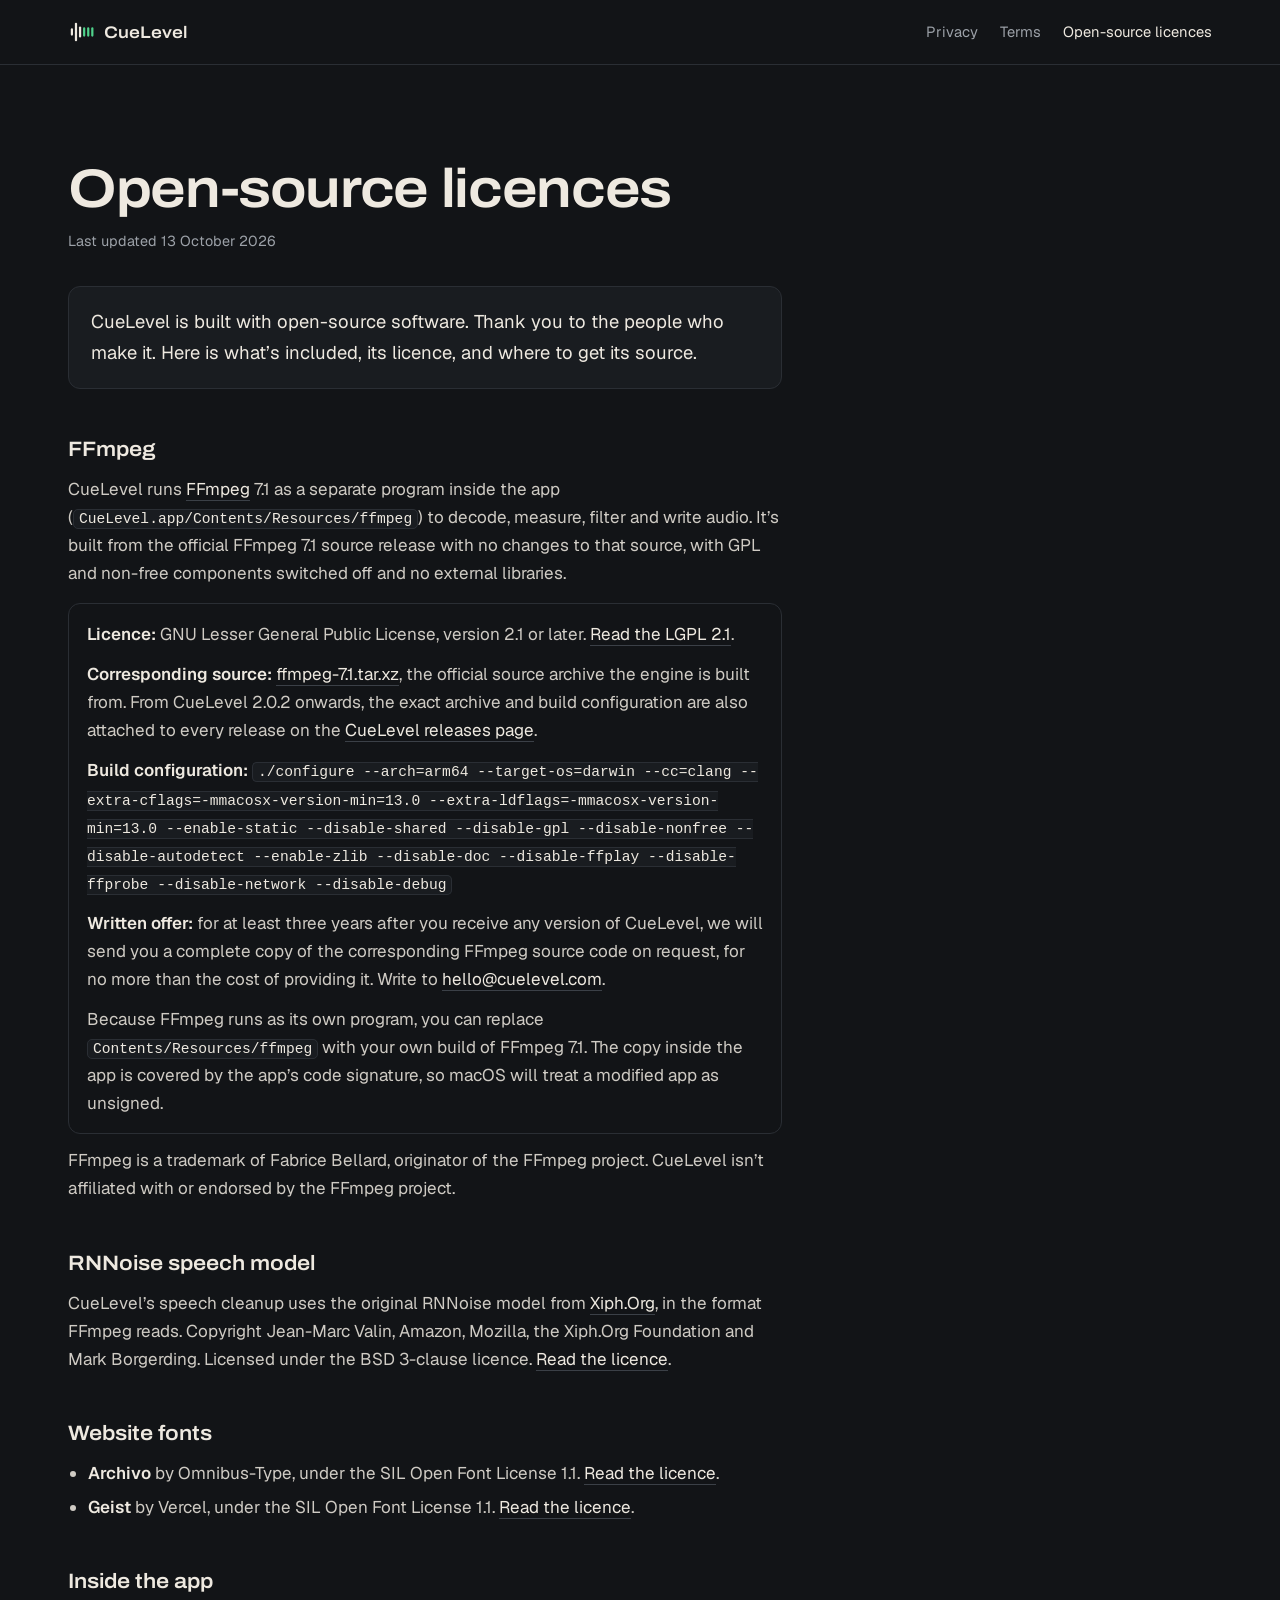
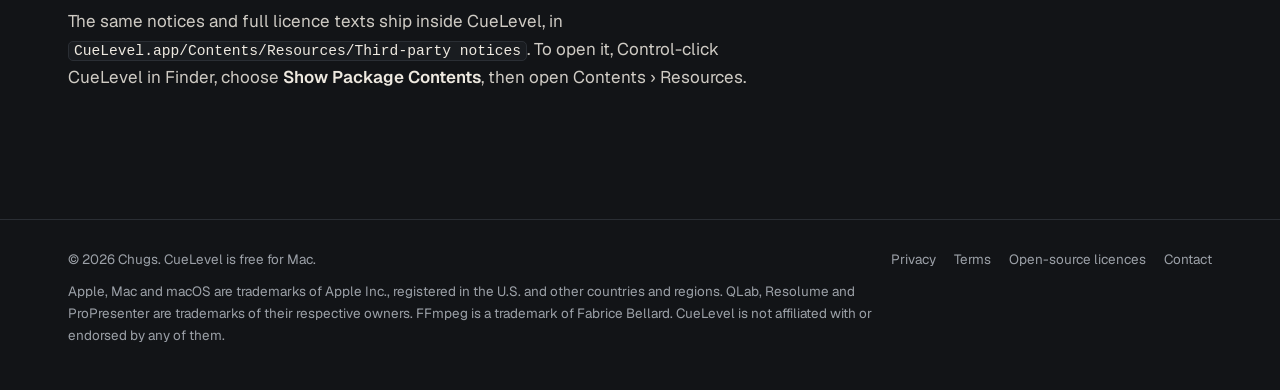
<file: docs/licenses.html>
<!doctype html>
<html lang="en">
<head>
<meta charset="utf-8">
<meta name="viewport" content="width=device-width, initial-scale=1">
<meta name="theme-color" content="#121417">
<title>Open-source licences · CueLevel</title>
<meta name="description" content="Open-source software in CueLevel, its licences, and where to get the source.">
<link rel="icon" type="image/png" sizes="32x32" href="favicon-32.png">
<link rel="apple-touch-icon" href="apple-touch-icon.png">
<link rel="canonical" href="https://cuelevel.com/licenses.html">
<link rel="stylesheet" href="legal.css">
</head>
<body>
<header class="top"><div class="wrap"><a class="brand" href="./" aria-label="CueLevel home"><svg viewBox="0 0 28 28" aria-hidden="true"><rect x="3" y="10" width="2.4" height="8" rx="1.2" fill="#EEE9E0"/><rect x="7.4" y="4" width="2.4" height="20" rx="1.2" fill="#EEE9E0"/><rect x="11.8" y="8" width="2.4" height="12" rx="1.2" fill="#EEE9E0"/><rect x="16.2" y="9" width="2.4" height="10" rx="1.2" fill="#4FD18B"/><rect x="20.6" y="9" width="2.4" height="10" rx="1.2" fill="#4FD18B"/><rect x="25" y="9" width="2.4" height="10" rx="1.2" fill="#4FD18B"/></svg>CueLevel</a><nav aria-label="Legal pages"><a href="privacy.html">Privacy</a><a href="terms.html">Terms</a><a href="licenses.html" aria-current="page">Open-source licences</a></nav></div></header>
<main><div class="wrap"><article class="doc">
<h1>Open-source licences</h1>
<p class="updated">Last updated 13 October 2026</p>
<p class="lede">CueLevel is built with open-source software. Thank you to the people who make it. Here is what’s included, its licence, and where to get its source.</p>

<h2>FFmpeg</h2>
<p>CueLevel runs <a href="https://ffmpeg.org" rel="noopener">FFmpeg</a> 7.1 as a separate program inside the app (<code>CueLevel.app/Contents/Resources/ffmpeg</code>) to decode, measure, filter and write audio. It’s built from the official FFmpeg 7.1 source release with no changes to that source, with GPL and non-free components switched off and no external libraries.</p>
<div class="box">
<p><strong>Licence:</strong> GNU Lesser General Public License, version 2.1 or later. <a href="licenses/FFmpeg-LGPL-2.1.txt">Read the LGPL 2.1</a>.</p>
<p><strong>Corresponding source:</strong> <a href="https://ffmpeg.org/releases/ffmpeg-7.1.tar.xz" rel="noopener">ffmpeg-7.1.tar.xz</a>, the official source archive the engine is built from. From CueLevel 2.0.2 onwards, the exact archive and build configuration are also attached to every release on the <a href="https://github.com/chugs024/cuelevel-updates/releases" rel="noopener">CueLevel releases page</a>.</p>
<p><strong>Build configuration:</strong> <code>./configure --arch=arm64 --target-os=darwin --cc=clang --extra-cflags=-mmacosx-version-min=13.0 --extra-ldflags=-mmacosx-version-min=13.0 --enable-static --disable-shared --disable-gpl --disable-nonfree --disable-autodetect --enable-zlib --disable-doc --disable-ffplay --disable-ffprobe --disable-network --disable-debug</code></p>
<p><strong>Written offer:</strong> for at least three years after you receive any version of CueLevel, we will send you a complete copy of the corresponding FFmpeg source code on request, for no more than the cost of providing it. Write to <a href="mailto:hello@cuelevel.com">hello@cuelevel.com</a>.</p>
<p>Because FFmpeg runs as its own program, you can replace <code>Contents/Resources/ffmpeg</code> with your own build of FFmpeg 7.1. The copy inside the app is covered by the app’s code signature, so macOS will treat a modified app as unsigned.</p>
</div>
<p>FFmpeg is a trademark of Fabrice Bellard, originator of the FFmpeg project. CueLevel isn’t affiliated with or endorsed by the FFmpeg project.</p>

<h2>RNNoise speech model</h2>
<p>CueLevel’s speech cleanup uses the original RNNoise model from <a href="https://github.com/xiph/rnnoise" rel="noopener">Xiph.Org</a>, in the format FFmpeg reads. Copyright Jean-Marc Valin, Amazon, Mozilla, the Xiph.Org Foundation and Mark Borgerding. Licensed under the BSD 3-clause licence. <a href="licenses/RNNoise-BSD.txt">Read the licence</a>.</p>

<h2>Website fonts</h2>
<ul>
<li><strong>Archivo</strong> by Omnibus-Type, under the SIL Open Font License 1.1. <a href="licenses/Archivo-OFL.txt">Read the licence</a>.</li>
<li><strong>Geist</strong> by Vercel, under the SIL Open Font License 1.1. <a href="licenses/Geist-OFL.txt">Read the licence</a>.</li>
</ul>

<h2>Inside the app</h2>
<p>The same notices and full licence texts ship inside CueLevel, in <code>CueLevel.app/Contents/Resources/Third-party notices</code>. To open it, Control-click CueLevel in Finder, choose <strong>Show Package Contents</strong>, then open Contents › Resources.</p>

</article></div></main>
<footer><div class="wrap">
  <span>© 2026 Chugs. CueLevel is free for Mac.</span>
  <nav aria-label="Legal"><a href="privacy.html">Privacy</a><a href="terms.html">Terms</a><a href="licenses.html">Open-source licences</a><a href="mailto:hello@cuelevel.com">Contact</a></nav>
  <span class="tm">Apple, Mac and macOS are trademarks of Apple Inc., registered in the U.S. and other countries and regions. QLab, Resolume and ProPresenter are trademarks of their respective owners. FFmpeg is a trademark of Fabrice Bellard. CueLevel is not affiliated with or endorsed by any of them.</span>
</div></footer>
</body>
</html>
</file>
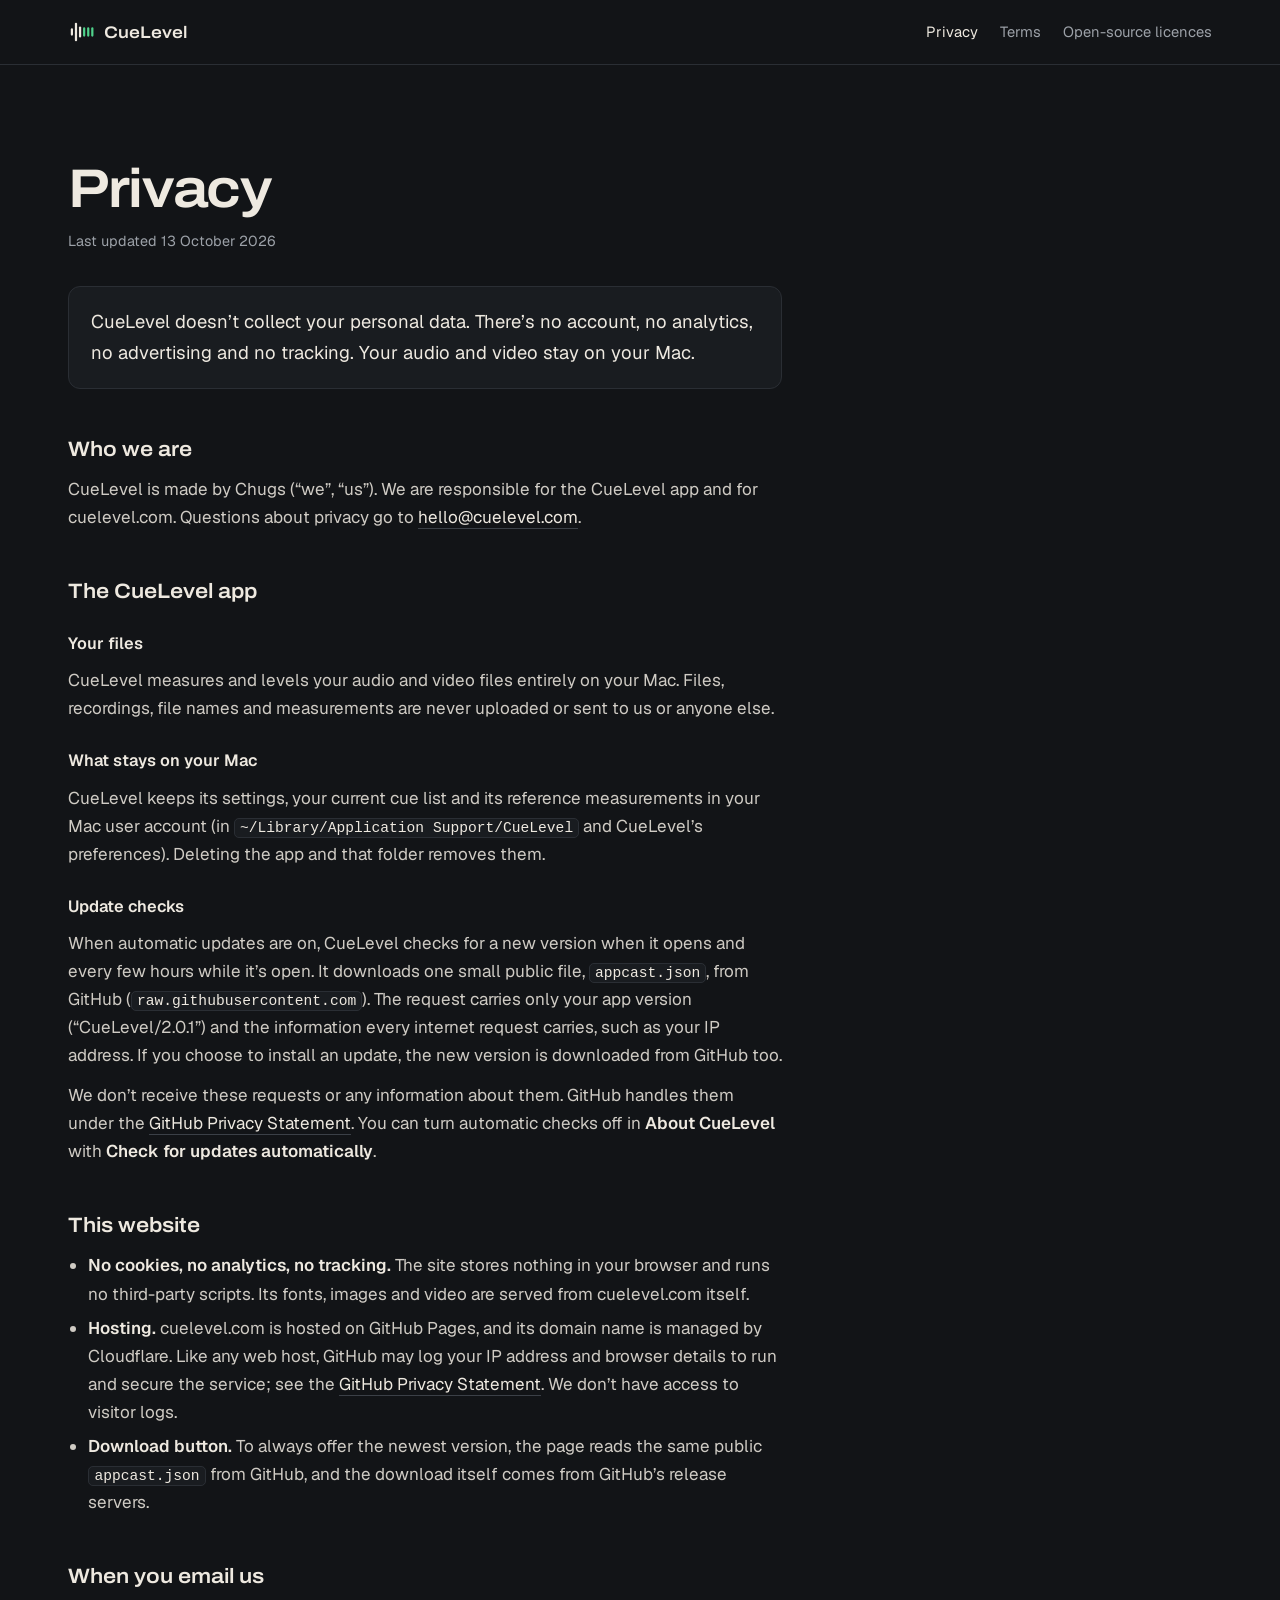
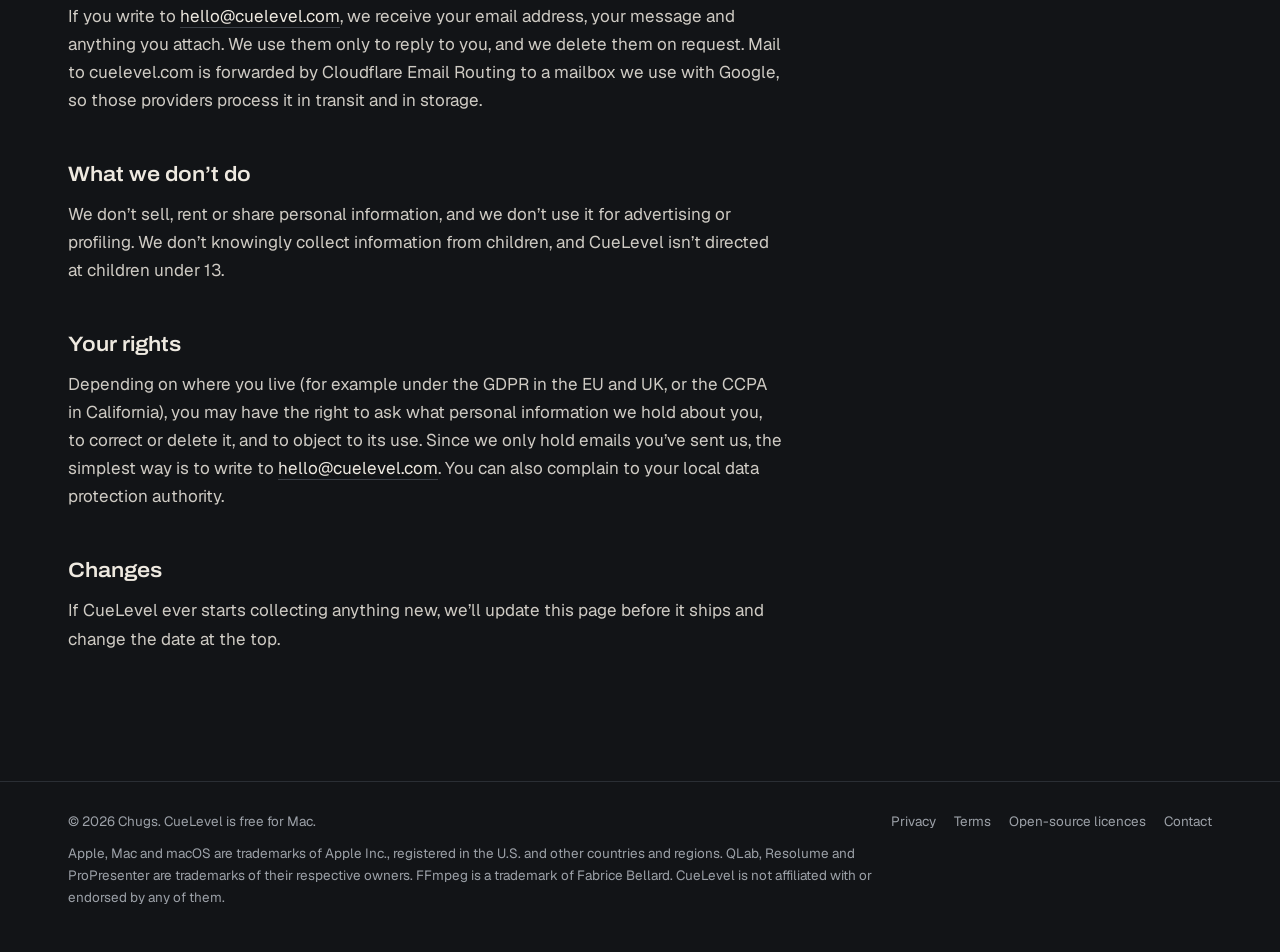
<file: docs/privacy.html>
<!doctype html>
<html lang="en">
<head>
<meta charset="utf-8">
<meta name="viewport" content="width=device-width, initial-scale=1">
<meta name="theme-color" content="#121417">
<title>Privacy · CueLevel</title>
<meta name="description" content="CueLevel doesn’t collect personal data. Your audio and video stay on your Mac.">
<link rel="icon" type="image/png" sizes="32x32" href="favicon-32.png">
<link rel="apple-touch-icon" href="apple-touch-icon.png">
<link rel="canonical" href="https://cuelevel.com/privacy.html">
<link rel="stylesheet" href="legal.css">
</head>
<body>
<header class="top"><div class="wrap"><a class="brand" href="./" aria-label="CueLevel home"><svg viewBox="0 0 28 28" aria-hidden="true"><rect x="3" y="10" width="2.4" height="8" rx="1.2" fill="#EEE9E0"/><rect x="7.4" y="4" width="2.4" height="20" rx="1.2" fill="#EEE9E0"/><rect x="11.8" y="8" width="2.4" height="12" rx="1.2" fill="#EEE9E0"/><rect x="16.2" y="9" width="2.4" height="10" rx="1.2" fill="#4FD18B"/><rect x="20.6" y="9" width="2.4" height="10" rx="1.2" fill="#4FD18B"/><rect x="25" y="9" width="2.4" height="10" rx="1.2" fill="#4FD18B"/></svg>CueLevel</a><nav aria-label="Legal pages"><a href="privacy.html" aria-current="page">Privacy</a><a href="terms.html">Terms</a><a href="licenses.html">Open-source licences</a></nav></div></header>
<main><div class="wrap"><article class="doc">
<h1>Privacy</h1>
<p class="updated">Last updated 13 October 2026</p>
<p class="lede">CueLevel doesn’t collect your personal data. There’s no account, no analytics, no advertising and no tracking. Your audio and video stay on your Mac.</p>

<h2>Who we are</h2>
<p>CueLevel is made by Chugs (“we”, “us”). We are responsible for the CueLevel app and for cuelevel.com. Questions about privacy go to <a href="mailto:hello@cuelevel.com">hello@cuelevel.com</a>.</p>

<h2>The CueLevel app</h2>
<h3>Your files</h3>
<p>CueLevel measures and levels your audio and video files entirely on your Mac. Files, recordings, file names and measurements are never uploaded or sent to us or anyone else.</p>
<h3>What stays on your Mac</h3>
<p>CueLevel keeps its settings, your current cue list and its reference measurements in your Mac user account (in <code>~/Library/Application Support/CueLevel</code> and CueLevel’s preferences). Deleting the app and that folder removes them.</p>
<h3>Update checks</h3>
<p>When automatic updates are on, CueLevel checks for a new version when it opens and every few hours while it’s open. It downloads one small public file, <code>appcast.json</code>, from GitHub (<code>raw.githubusercontent.com</code>). The request carries only your app version (“CueLevel/2.0.1”) and the information every internet request carries, such as your IP address. If you choose to install an update, the new version is downloaded from GitHub too.</p>
<p>We don’t receive these requests or any information about them. GitHub handles them under the <a href="https://docs.github.com/en/site-policy/privacy-policies/github-general-privacy-statement" rel="noopener">GitHub Privacy Statement</a>. You can turn automatic checks off in <strong>About CueLevel</strong> with <strong>Check for updates automatically</strong>.</p>

<h2>This website</h2>
<ul>
<li><strong>No cookies, no analytics, no tracking.</strong> The site stores nothing in your browser and runs no third-party scripts. Its fonts, images and video are served from cuelevel.com itself.</li>
<li><strong>Hosting.</strong> cuelevel.com is hosted on GitHub Pages, and its domain name is managed by Cloudflare. Like any web host, GitHub may log your IP address and browser details to run and secure the service; see the <a href="https://docs.github.com/en/site-policy/privacy-policies/github-general-privacy-statement" rel="noopener">GitHub Privacy Statement</a>. We don’t have access to visitor logs.</li>
<li><strong>Download button.</strong> To always offer the newest version, the page reads the same public <code>appcast.json</code> from GitHub, and the download itself comes from GitHub’s release servers.</li>
</ul>

<h2>When you email us</h2>
<p>If you write to <a href="mailto:hello@cuelevel.com">hello@cuelevel.com</a>, we receive your email address, your message and anything you attach. We use them only to reply to you, and we delete them on request. Mail to cuelevel.com is forwarded by Cloudflare Email Routing to a mailbox we use with Google, so those providers process it in transit and in storage.</p>

<h2>What we don’t do</h2>
<p>We don’t sell, rent or share personal information, and we don’t use it for advertising or profiling. We don’t knowingly collect information from children, and CueLevel isn’t directed at children under 13.</p>

<h2>Your rights</h2>
<p>Depending on where you live (for example under the GDPR in the EU and UK, or the CCPA in California), you may have the right to ask what personal information we hold about you, to correct or delete it, and to object to its use. Since we only hold emails you’ve sent us, the simplest way is to write to <a href="mailto:hello@cuelevel.com">hello@cuelevel.com</a>. You can also complain to your local data protection authority.</p>

<h2>Changes</h2>
<p>If CueLevel ever starts collecting anything new, we’ll update this page before it ships and change the date at the top.</p>

</article></div></main>
<footer><div class="wrap">
  <span>© 2026 Chugs. CueLevel is free for Mac.</span>
  <nav aria-label="Legal"><a href="privacy.html">Privacy</a><a href="terms.html">Terms</a><a href="licenses.html">Open-source licences</a><a href="mailto:hello@cuelevel.com">Contact</a></nav>
  <span class="tm">Apple, Mac and macOS are trademarks of Apple Inc., registered in the U.S. and other countries and regions. QLab, Resolume and ProPresenter are trademarks of their respective owners. FFmpeg is a trademark of Fabrice Bellard. CueLevel is not affiliated with or endorsed by any of them.</span>
</div></footer>
</body>
</html>
</file>
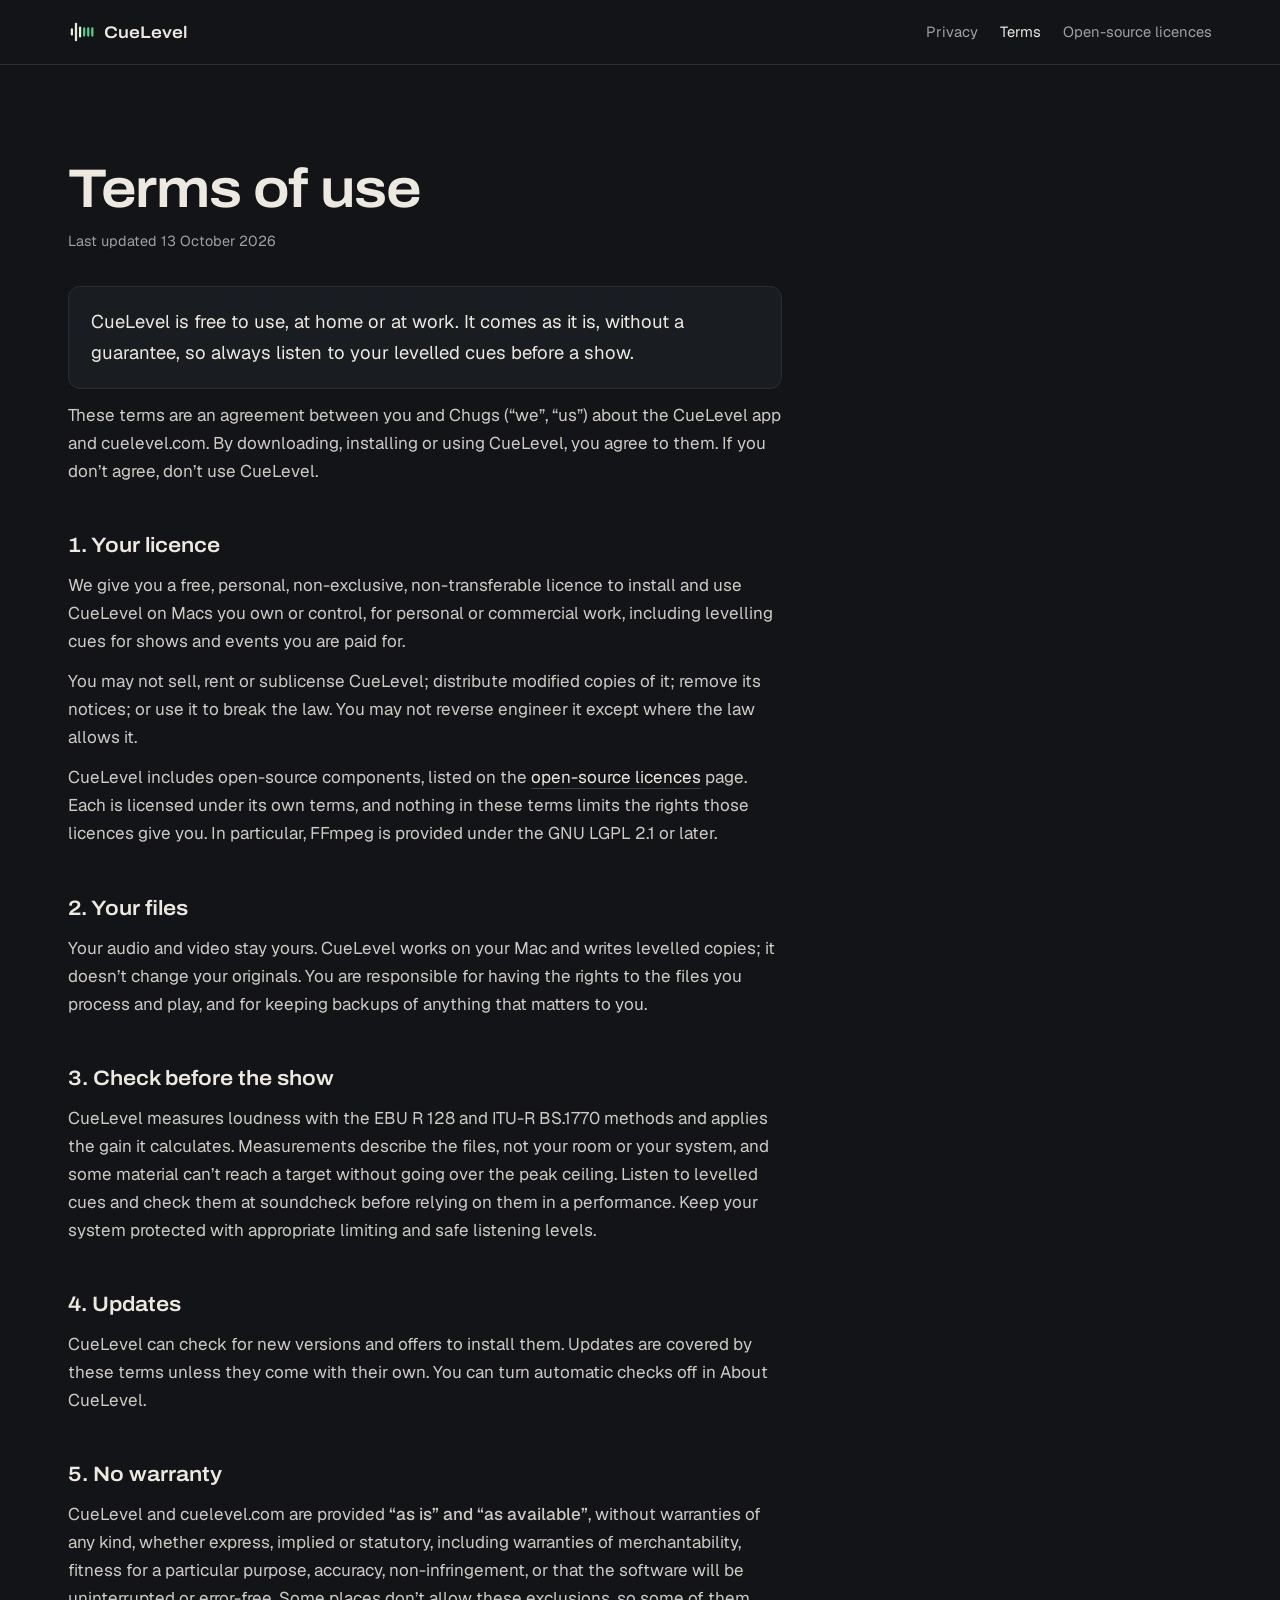
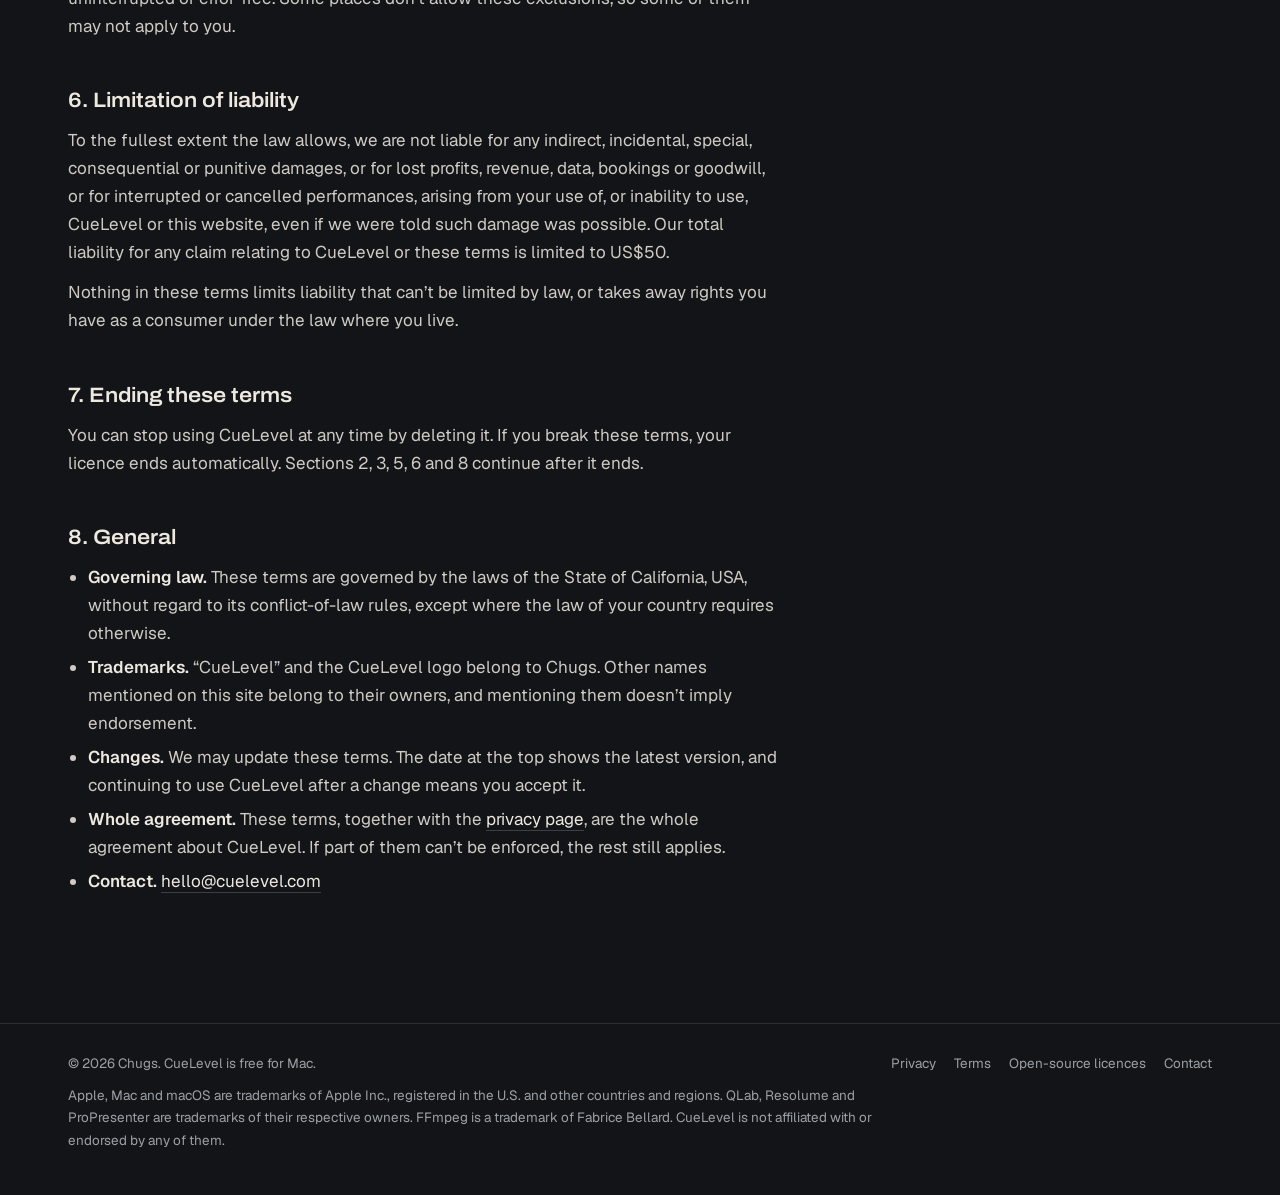
<file: docs/terms.html>
<!doctype html>
<html lang="en">
<head>
<meta charset="utf-8">
<meta name="viewport" content="width=device-width, initial-scale=1">
<meta name="theme-color" content="#121417">
<title>Terms of use · CueLevel</title>
<meta name="description" content="The free licence and terms for using CueLevel and cuelevel.com.">
<link rel="icon" type="image/png" sizes="32x32" href="favicon-32.png">
<link rel="apple-touch-icon" href="apple-touch-icon.png">
<link rel="canonical" href="https://cuelevel.com/terms.html">
<link rel="stylesheet" href="legal.css">
</head>
<body>
<header class="top"><div class="wrap"><a class="brand" href="./" aria-label="CueLevel home"><svg viewBox="0 0 28 28" aria-hidden="true"><rect x="3" y="10" width="2.4" height="8" rx="1.2" fill="#EEE9E0"/><rect x="7.4" y="4" width="2.4" height="20" rx="1.2" fill="#EEE9E0"/><rect x="11.8" y="8" width="2.4" height="12" rx="1.2" fill="#EEE9E0"/><rect x="16.2" y="9" width="2.4" height="10" rx="1.2" fill="#4FD18B"/><rect x="20.6" y="9" width="2.4" height="10" rx="1.2" fill="#4FD18B"/><rect x="25" y="9" width="2.4" height="10" rx="1.2" fill="#4FD18B"/></svg>CueLevel</a><nav aria-label="Legal pages"><a href="privacy.html">Privacy</a><a href="terms.html" aria-current="page">Terms</a><a href="licenses.html">Open-source licences</a></nav></div></header>
<main><div class="wrap"><article class="doc">
<h1>Terms of use</h1>
<p class="updated">Last updated 13 October 2026</p>
<p class="lede">CueLevel is free to use, at home or at work. It comes as it is, without a guarantee, so always listen to your levelled cues before a show.</p>

<p>These terms are an agreement between you and Chugs (“we”, “us”) about the CueLevel app and cuelevel.com. By downloading, installing or using CueLevel, you agree to them. If you don’t agree, don’t use CueLevel.</p>

<h2>1. Your licence</h2>
<p>We give you a free, personal, non-exclusive, non-transferable licence to install and use CueLevel on Macs you own or control, for personal or commercial work, including levelling cues for shows and events you are paid for.</p>
<p>You may not sell, rent or sublicense CueLevel; distribute modified copies of it; remove its notices; or use it to break the law. You may not reverse engineer it except where the law allows it.</p>
<p>CueLevel includes open-source components, listed on the <a href="licenses.html">open-source licences</a> page. Each is licensed under its own terms, and nothing in these terms limits the rights those licences give you. In particular, FFmpeg is provided under the GNU LGPL 2.1 or later.</p>

<h2>2. Your files</h2>
<p>Your audio and video stay yours. CueLevel works on your Mac and writes levelled copies; it doesn’t change your originals. You are responsible for having the rights to the files you process and play, and for keeping backups of anything that matters to you.</p>

<h2>3. Check before the show</h2>
<p>CueLevel measures loudness with the EBU R 128 and ITU-R BS.1770 methods and applies the gain it calculates. Measurements describe the files, not your room or your system, and some material can’t reach a target without going over the peak ceiling. Listen to levelled cues and check them at soundcheck before relying on them in a performance. Keep your system protected with appropriate limiting and safe listening levels.</p>

<h2>4. Updates</h2>
<p>CueLevel can check for new versions and offers to install them. Updates are covered by these terms unless they come with their own. You can turn automatic checks off in About CueLevel.</p>

<h2>5. No warranty</h2>
<p>CueLevel and cuelevel.com are provided <strong class="caps">“as is” and “as available”</strong>, without warranties of any kind, whether express, implied or statutory, including warranties of merchantability, fitness for a particular purpose, accuracy, non-infringement, or that the software will be uninterrupted or error-free. Some places don’t allow these exclusions, so some of them may not apply to you.</p>

<h2>6. Limitation of liability</h2>
<p>To the fullest extent the law allows, we are not liable for any indirect, incidental, special, consequential or punitive damages, or for lost profits, revenue, data, bookings or goodwill, or for interrupted or cancelled performances, arising from your use of, or inability to use, CueLevel or this website, even if we were told such damage was possible. Our total liability for any claim relating to CueLevel or these terms is limited to US$50.</p>
<p>Nothing in these terms limits liability that can’t be limited by law, or takes away rights you have as a consumer under the law where you live.</p>

<h2>7. Ending these terms</h2>
<p>You can stop using CueLevel at any time by deleting it. If you break these terms, your licence ends automatically. Sections 2, 3, 5, 6 and 8 continue after it ends.</p>

<h2>8. General</h2>
<ul>
<li><strong>Governing law.</strong> These terms are governed by the laws of the State of California, USA, without regard to its conflict-of-law rules, except where the law of your country requires otherwise.</li>
<li><strong>Trademarks.</strong> “CueLevel” and the CueLevel logo belong to Chugs. Other names mentioned on this site belong to their owners, and mentioning them doesn’t imply endorsement.</li>
<li><strong>Changes.</strong> We may update these terms. The date at the top shows the latest version, and continuing to use CueLevel after a change means you accept it.</li>
<li><strong>Whole agreement.</strong> These terms, together with the <a href="privacy.html">privacy page</a>, are the whole agreement about CueLevel. If part of them can’t be enforced, the rest still applies.</li>
<li><strong>Contact.</strong> <a href="mailto:hello@cuelevel.com">hello@cuelevel.com</a></li>
</ul>

</article></div></main>
<footer><div class="wrap">
  <span>© 2026 Chugs. CueLevel is free for Mac.</span>
  <nav aria-label="Legal"><a href="privacy.html">Privacy</a><a href="terms.html">Terms</a><a href="licenses.html">Open-source licences</a><a href="mailto:hello@cuelevel.com">Contact</a></nav>
  <span class="tm">Apple, Mac and macOS are trademarks of Apple Inc., registered in the U.S. and other countries and regions. QLab, Resolume and ProPresenter are trademarks of their respective owners. FFmpeg is a trademark of Fabrice Bellard. CueLevel is not affiliated with or endorsed by any of them.</span>
</div></footer>
</body>
</html>
</file>
<file: docs/legal.css>
@font-face{font-family:"Archivo";src:url(fonts/archivo.woff) format("woff");font-weight:100 900;font-stretch:62% 125%;font-display:swap}
@font-face{font-family:"Geist";src:url(fonts/geist.woff) format("woff");font-weight:100 900;font-display:swap}
:root{
  color-scheme:dark;
  --bg:#121417;--panel:#191C20;--line:#2A2E34;--line2:#3B4047;
  --bone:#EEE9E0;--text:#CFCBC4;--muted:#9CA1A8;--good:#4FD18B;
  --display:"Archivo","Helvetica Neue",Arial,sans-serif;
  --body:"Geist",-apple-system,BlinkMacSystemFont,"Segoe UI",system-ui,sans-serif;
  --gutter:clamp(16px,4vw,48px);
}
*{box-sizing:border-box}
body{margin:0;background:var(--bg);color:var(--text);font:400 17px/1.65 var(--body);-webkit-font-smoothing:antialiased}
a{color:var(--bone);text-decoration:none;border-bottom:1px solid var(--line2);transition:border-color .15s}
a:hover{border-color:var(--bone)}
a:focus-visible{outline:2px solid var(--good);outline-offset:3px;border-radius:2px}
.wrap{max-width:1240px;margin:0 auto;padding-inline:var(--gutter)}
.top{border-bottom:1px solid var(--line)}
.top .wrap{display:flex;align-items:center;justify-content:space-between;height:64px}
.brand{display:flex;align-items:center;gap:10px;border:0;font:600 1.05rem var(--display);font-stretch:112%;color:var(--bone)}
.brand svg{width:26px;height:26px}
.top nav{display:flex;gap:22px;font-size:.92rem}
.top nav a{border:0;color:var(--muted)}
.top nav a[aria-current]{color:var(--bone)}
.top nav a:hover{color:var(--bone)}
main{padding-block:clamp(48px,8vw,96px) clamp(64px,10vw,128px)}
.doc{max-width:42em}
h1{font:640 clamp(2.2rem,5vw,3.4rem)/1.02 var(--display);font-stretch:112%;letter-spacing:-.025em;color:var(--bone);margin:0}
.updated{color:var(--muted);font-size:.9rem;margin:14px 0 0}
.lede{font-size:1.15rem;color:var(--bone);margin:32px 0 0;padding:20px 22px;background:var(--panel);border:1px solid var(--line);border-radius:12px}
h2{font:600 1.3rem/1.25 var(--display);font-stretch:110%;color:var(--bone);margin:48px 0 0}
h3{font:600 1.02rem/1.3 var(--body);color:var(--bone);margin:28px 0 0}
p,ul{margin:12px 0 0}
ul{padding-left:1.2em}
li+li{margin-top:6px}
strong{color:var(--bone);font-weight:600}
.caps{text-transform:none;font-weight:500;color:var(--text)}
code{font-family:ui-monospace,SFMono-Regular,Menlo,monospace;font-size:.86em;color:var(--bone);background:var(--panel);border:1px solid var(--line);border-radius:5px;padding:1px 5px;word-break:break-word}
.box{margin-top:16px;padding:16px 18px;border:1px solid var(--line);border-radius:12px}
.box p:first-child{margin-top:0}
footer{border-top:1px solid var(--line);padding-block:28px 44px;font-size:.84rem;color:var(--muted)}
footer .wrap{display:flex;flex-wrap:wrap;gap:10px 24px;justify-content:space-between}
footer nav{display:flex;flex-wrap:wrap;gap:6px 18px}
footer a{color:var(--muted);border:0}
footer a:hover{color:var(--bone)}
footer .tm{flex-basis:100%;max-width:60em}
@media (max-width:640px){.top nav{gap:14px;font-size:.85rem}.top nav a:not([aria-current]):nth-child(n+3){display:none}}
</file>
